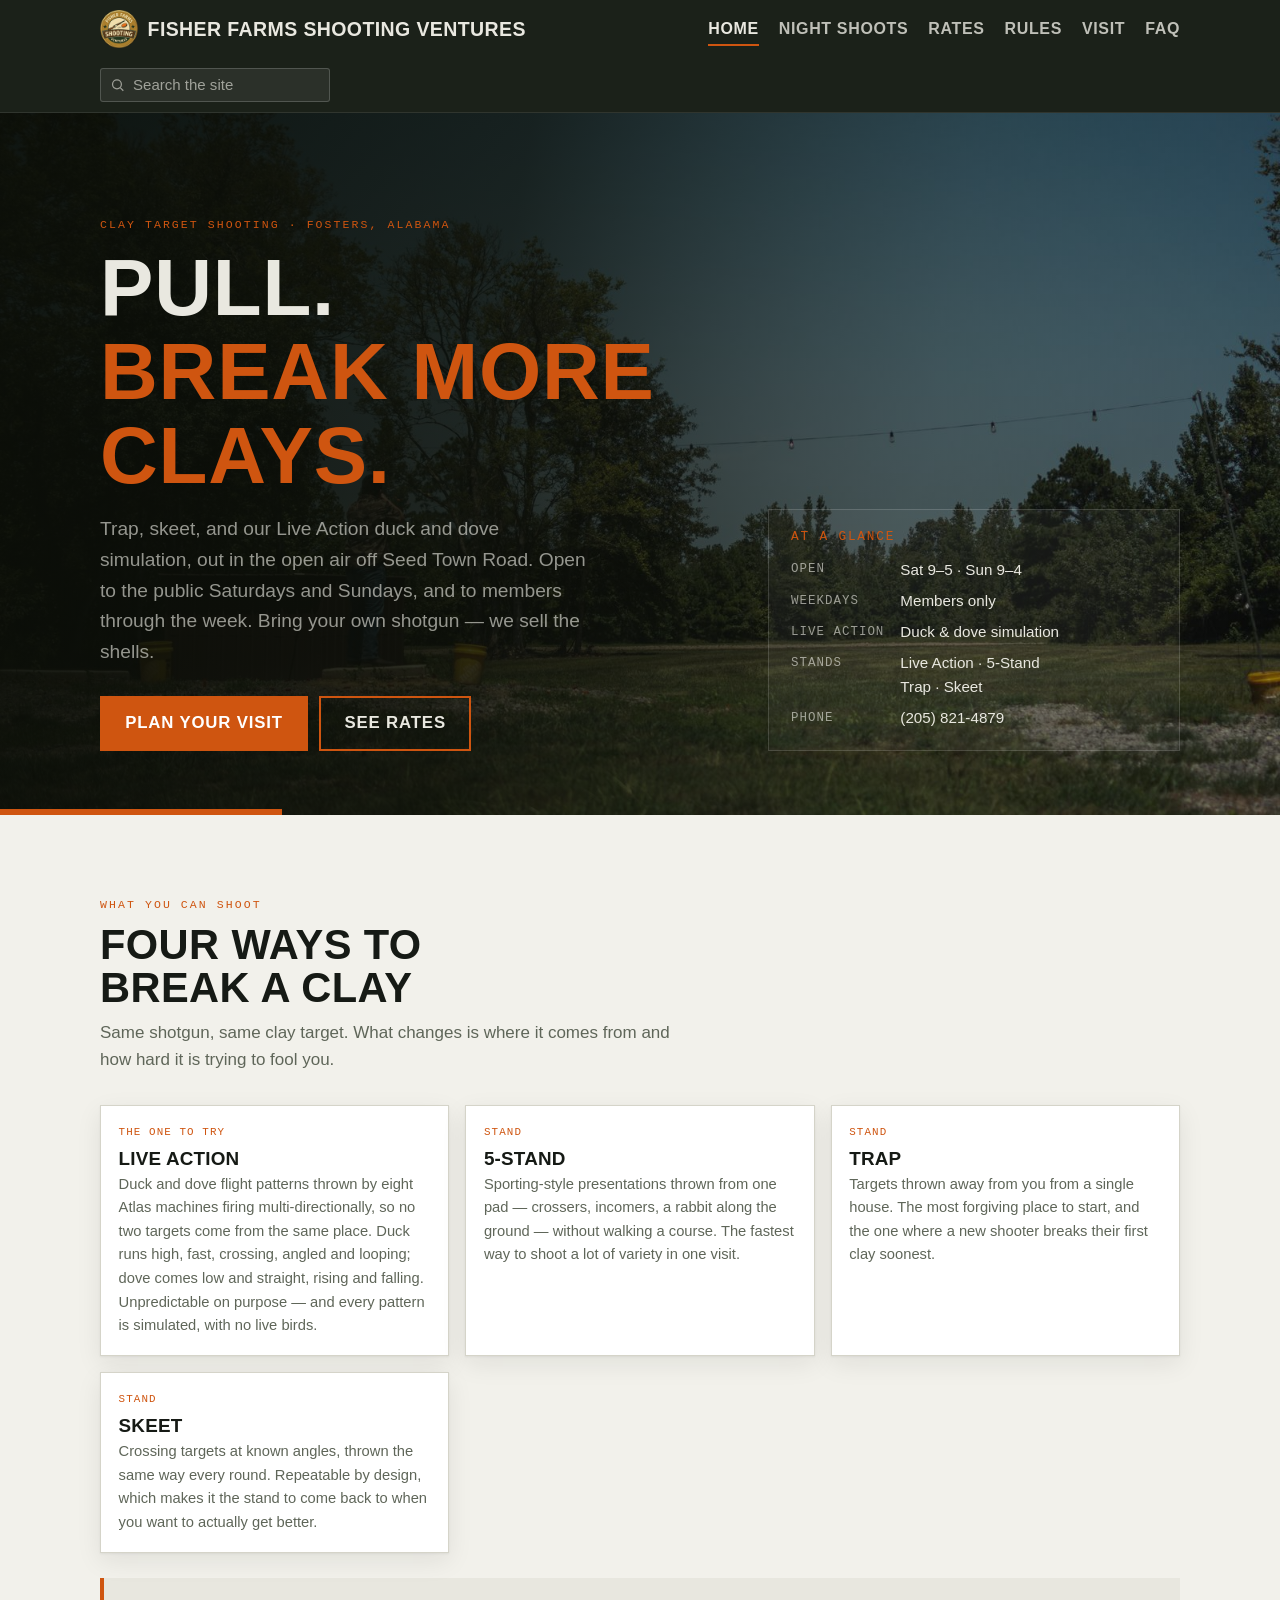
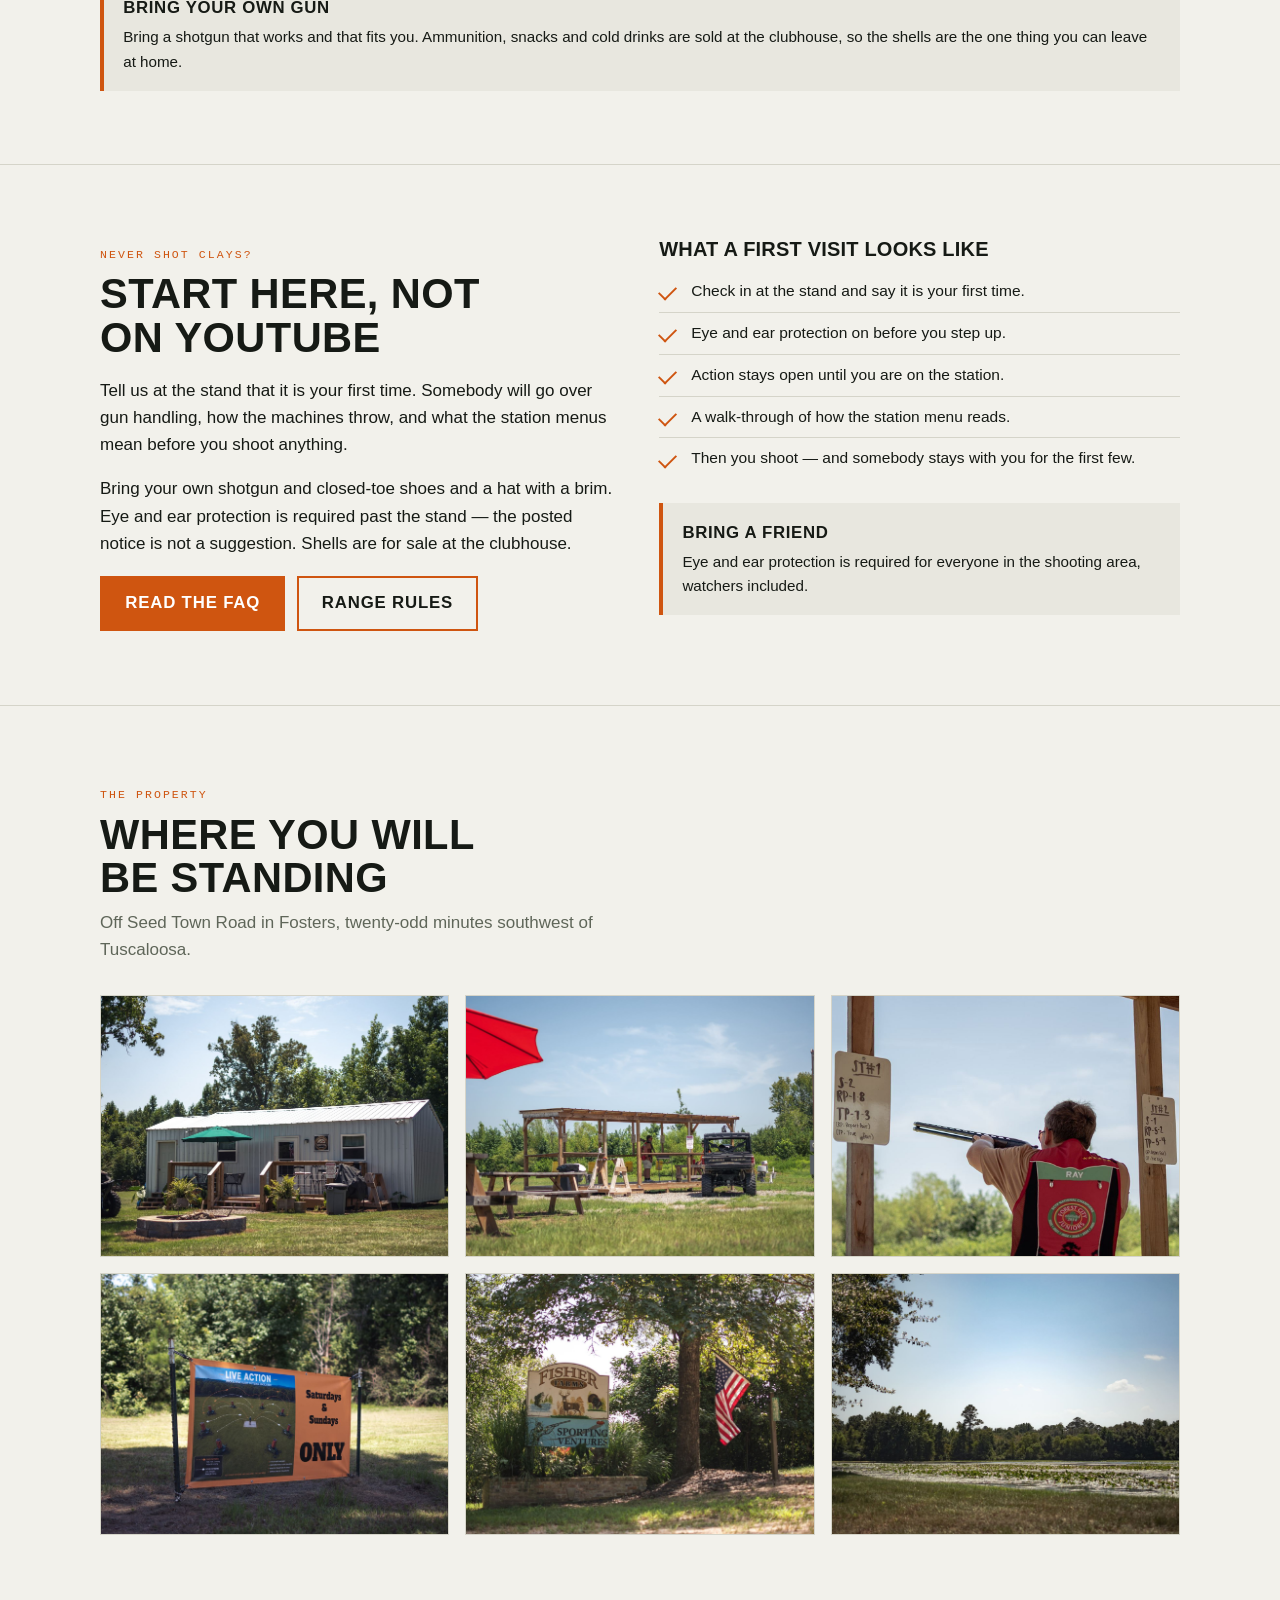
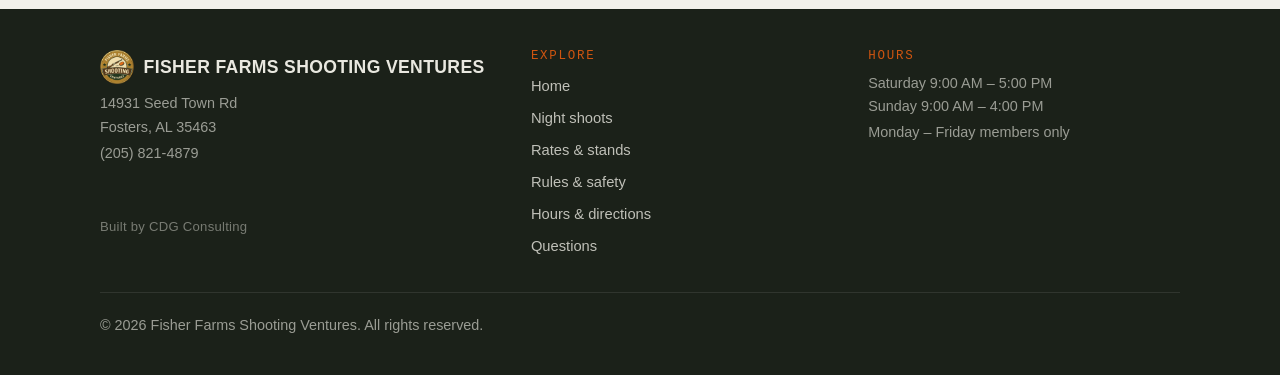
<file: index.html>
<!doctype html>
<html lang="en">
<head>
<meta charset="utf-8">
<meta name="viewport" content="width=device-width, initial-scale=1">
<meta http-equiv="Content-Security-Policy" content="default-src 'self'; img-src 'self' data:; style-src 'self' 'unsafe-inline' https://fonts.googleapis.com; font-src 'self' https://fonts.gstatic.com; script-src 'self'; connect-src 'none'; object-src 'none'; base-uri 'self'; form-action 'none'">
<meta name="referrer" content="strict-origin-when-cross-origin">
<title>Fisher Farms Shooting Ventures — Live Action, 5-Stand, Trap &amp; Skeet</title>
<meta name="description" content="Outdoor clay target shooting in Fosters, Alabama: Live Action duck and dove simulation, 5-stand, trap and skeet. Open to the public Saturdays and Sundays; weekdays for members.">
<link rel="preconnect" href="https://fonts.googleapis.com">
<link rel="preconnect" href="https://fonts.gstatic.com" crossorigin>
<link rel="stylesheet" href="https://fonts.googleapis.com/css2?family=Barlow+Condensed:wght@600;700&family=Barlow:wght@400;500;600&family=IBM+Plex+Mono:wght@400;500&display=swap">
<link rel="stylesheet" href="style.css">
<link rel="icon" href="favicon.ico" sizes="32x32">
<link rel="icon" href="icon.svg" type="image/svg+xml">
<link rel="apple-touch-icon" href="apple-touch-icon.png">
<meta name="theme-color" content="#21351c">

<meta property="og:type" content="website">
<meta property="og:site_name" content="Fisher Farms Shooting Ventures">
<meta property="og:title" content="Fisher Farms Shooting Ventures">
<meta property="og:description" content="Outdoor clay target shooting in Fosters, Alabama. Live Action duck and dove simulation, 5-stand, trap and skeet. Open to the public Saturdays and Sundays; weekdays for members.">
<meta property="og:url" content="https://www.fisherfarmsshootingventures.com/">
<meta property="og:image" content="https://www.fisherfarmsshootingventures.com/images/field-station-shooter.jpg">
<meta property="og:image:width" content="1600">
<meta property="og:image:height" content="1067">
<meta property="og:image:alt" content="A shooter on the stand at Fisher Farms Shooting Ventures under an open sky">
<meta name="twitter:card" content="summary_large_image">
<meta name="twitter:title" content="Fisher Farms Shooting Ventures">
<meta name="twitter:description" content="Outdoor clay target shooting in Fosters, Alabama. Live Action duck and dove simulation, 5-stand, trap and skeet. Open to the public Saturdays and Sundays; weekdays for members.">
<meta name="twitter:image" content="https://www.fisherfarmsshootingventures.com/images/field-station-shooter.jpg">
<link rel="canonical" href="https://www.fisherfarmsshootingventures.com/">
<script type="application/ld+json">
{
  "@context": "https://schema.org",
  "@type": "LocalBusiness",
  "name": "Fisher Farms Shooting Ventures",
  "url": "https://www.fisherfarmsshootingventures.com/",
  "telephone": "+1-205-821-4879",
  "email": "fisherfarmsshootingventures@gmail.com",
  "address": {
    "@type": "PostalAddress",
    "streetAddress": "14931 Seed Town Rd",
    "addressLocality": "Fosters",
    "addressRegion": "AL",
    "postalCode": "35463",
    "addressCountry": "US"
  },
  "openingHoursSpecification": [
    {
      "@type": "OpeningHoursSpecification",
      "dayOfWeek": "Saturday",
      "opens": "09:00",
      "closes": "17:00"
    },
    {
      "@type": "OpeningHoursSpecification",
      "dayOfWeek": "Sunday",
      "opens": "09:00",
      "closes": "16:00"
    }
  ],
  "image": "https://www.fisherfarmsshootingventures.com/images/logo.png",
  "logo": "https://www.fisherfarmsshootingventures.com/images/logo.png",
  "description": "Outdoor clay target shooting in Fosters, Alabama. Live Action duck and dove flight pattern simulation, 5-stand, trap and skeet. Open to the public Saturdays and Sundays; weekdays for members.",
  "priceRange": "$$",
  "areaServed": "Tuscaloosa County, Alabama"
}
</script>
</head>
<body data-page="Home">
<a class="skip" href="#main">Skip to content</a>
<header class="topbar">
  <div class="wrap">
    <a class="brand" href="index.html"><img class="logo" src="images/logo-96.png" alt="" width="96" height="96">Fisher Farms Shooting Ventures</a>
    <nav class="nav" aria-label="Main">
      <a href="index.html" aria-current="page">Home</a>
      <a href="night-shoots.html">Night Shoots</a>
      <a href="rates.html">Rates</a>
      <a href="rules.html">Rules</a>
      <a href="visit.html">Visit</a>
      <a href="faq.html">FAQ</a>
    </nav>
    <div class="search">
      <span class="icon" aria-hidden="true"><svg viewBox="0 0 24 24"><circle cx="11" cy="11" r="7"/><line x1="16.5" y1="16.5" x2="21" y2="21"/></svg></span>
      <input id="site-search" type="search" placeholder="Search the site" autocomplete="off" spellcheck="false"
             role="combobox" aria-expanded="false" aria-controls="search-results" aria-autocomplete="list"
             aria-label="Search this site">
      <div class="results" id="search-results"><ul role="listbox" aria-label="Search results"></ul></div>
    </div>
  </div>
</header>
<main id="main">

<section class="hero" style="border-bottom:0">
  <div class="hero-bg" aria-hidden="true">
    <img src="images/field-station-shooter.jpg" alt="" width="1600" height="1067" fetchpriority="high">
  </div>
  <div class="wrap hero-grid">
    <div>
      <span class="eyebrow">Clay target shooting &middot; Fosters, Alabama</span>
      <h1>Pull.<em>Break more clays.</em></h1>
      <p class="lede">Trap, skeet, and our Live Action duck and dove simulation, out in the open air off Seed Town Road. Open to the public Saturdays and Sundays, and to members through the week. Bring your own shotgun &mdash; we sell the shells.</p>
      <div class="btnrow">
        <a class="btn btn-solid" href="visit.html">Plan your visit</a>
        <a class="btn btn-ghost" href="rates.html">See rates</a>
      </div>
    </div>
    <div class="board">
      <h2>At a glance</h2>
      <dl>
        <dt>Open</dt><dd>Sat 9&ndash;5 &middot; Sun 9&ndash;4</dd>
        <dt>Weekdays</dt><dd>Members only</dd>
        <dt>Live Action</dt><dd>Duck &amp; dove simulation</dd>
        <dt>Stands</dt><dd>Live Action &middot; 5-Stand<br>Trap &middot; Skeet</dd>
        <dt>Phone</dt><dd>(205) 821-4879</dd>
      </dl>
    </div>
  </div>
</section>

<section id="disciplines">
  <div class="wrap">
    <div class="sec-head">
      <span class="eyebrow">What you can shoot</span>
      <h2>Four ways to break a clay</h2>
      <p>Same shotgun, same clay target. What changes is where it comes from and how hard it is trying to fool you.</p>
    </div>
    <div class="tiles" style="grid-template-columns:repeat(auto-fit,minmax(260px,1fr))">
      <div class="tile">
        <span class="tag">The one to try</span>
        <h3>Live Action</h3>
        <p>Duck and dove flight patterns thrown by eight Atlas machines firing multi-directionally, so no two targets come from the same place. Duck runs high, fast, crossing, angled and looping; dove comes low and straight, rising and falling. Unpredictable on purpose &mdash; and every pattern is simulated, with no live birds.</p>
      </div>
      <div class="tile">
        <span class="tag">Stand</span>
        <h3>5-Stand</h3>
        <p>Sporting-style presentations thrown from one pad &mdash; crossers, incomers, a rabbit along the ground &mdash; without walking a course. The fastest way to shoot a lot of variety in one visit.</p>
      </div>
      <div class="tile">
        <span class="tag">Stand</span>
        <h3>Trap</h3>
        <p>Targets thrown away from you from a single house. The most forgiving place to start, and the one where a new shooter breaks their first clay soonest.</p>
      </div>
      <div class="tile">
        <span class="tag">Stand</span>
        <h3>Skeet</h3>
        <p>Crossing targets at known angles, thrown the same way every round. Repeatable by design, which makes it the stand to come back to when you want to actually get better.</p>
      </div>
    </div>
    <div class="callout" style="margin-top:1.6rem">
      <strong>Bring your own gun</strong>
      <p>Bring a shotgun that works and that fits you. Ammunition, snacks and cold drinks are sold at the clubhouse, so the shells are the one thing you can leave at home.</p>
    </div>
  </div>
</section>

<section id="first-time">
  <div class="wrap grid-even">
    <div>
      <span class="eyebrow">Never shot clays?</span>
      <h2 style="font-size:clamp(1.8rem,3.8vw,2.6rem);margin:.4rem 0 .8rem">Start here, not on YouTube</h2>
      <p>Tell us at the stand that it is your first time. Somebody will go over gun handling, how the machines throw, and what the station menus mean before you shoot anything.</p>
      <p>Bring your own shotgun and closed-toe shoes and a hat with a brim. Eye and ear protection is required past the stand &mdash; the posted notice is not a suggestion. Shells are for sale at the clubhouse.</p>
      
      <div class="btnrow" style="margin-top:1.2rem">
        <a class="btn btn-solid" href="faq.html">Read the FAQ</a>
        <a class="btn btn-ghost" href="rules.html">Range rules</a>
      </div>
    </div>
    <div>
      <h3 style="font-size:1.25rem;margin-bottom:.7rem">What a first visit looks like</h3>
      <ul class="checklist">
        <li>Check in at the stand and say it is your first time.</li>
        <li>Eye and ear protection on before you step up.</li>
        <li>Action stays open until you are on the station.</li>
        <li>A walk-through of how the station menu reads.</li>
        <li>Then you shoot &mdash; and somebody stays with you for the first few.</li>
      </ul>
      <div class="callout">
        <strong>Bring a friend</strong>
        <p>Eye and ear protection is required for everyone in the shooting area, watchers included.</p>
      </div>
    </div>
  </div>
</section>

<section id="photos">
  <div class="wrap">
    <div class="sec-head">
      <span class="eyebrow">The property</span>
      <h2>Where you will be standing</h2>
      <p>Off Seed Town Road in Fosters, twenty-odd minutes southwest of Tuscaloosa.</p>
    </div>
    <div class="photos">
      <figure>
        <img src="images/clubhouse.jpg" alt="The clubhouse at Fisher Farms Shooting Ventures, a white metal building with a covered deck, green umbrella, seating and a fire pit out front" width="1600" height="1066" loading="lazy">
      </figure>
      <figure>
        <img src="images/covered-stand.jpg" alt="The covered shooting stand seen across the grass, with picnic tables and a red umbrella in the foreground and a utility vehicle parked alongside" width="1600" height="1067" loading="lazy">
      </figure>
      <figure>
        <img src="images/station-one-shooter.jpg" alt="A shooter in a red vest mounted on a shotgun at station one, with the station menu sign posted on the timber beside him" width="1066" height="1600" loading="lazy">
      </figure>
      <figure>
        <img src="images/live-action-banner.jpg" alt="An orange banner at the edge of the field reading Live Action, duck and dove flight patterns simulation, Saturdays and Sundays only" width="1600" height="1067" loading="lazy">
      </figure>
      <figure>
        <img src="images/entrance-sign.jpg" alt="The Fisher Farms Sporting Ventures sign at the road, painted with a fish, a deer and a turkey above a shotgun and clay panel, with an American flag beside it" width="1600" height="1066" loading="lazy">
      </figure>
      <figure>
        <img src="images/pond-treeline.jpg" alt="A lily-covered pond backed by a dense green treeline under an open blue sky" width="1600" height="1067" loading="lazy">
      </figure>
    </div>
  </div>
</section>

</main>

<footer class="site">
  <div class="wrap">
    <div>
      <div class="brand"><img class="logo" src="images/logo-96.png" alt="Fisher Farms Shooting Ventures logo" width="96" height="96">Fisher Farms Shooting Ventures</div>
      <p>14931 Seed Town Rd<br>Fosters, AL 35463</p>
      <p>(205) 821-4879</p>
      <p class="credit">Built by CDG Consulting</p>
    </div>
    <div>
      <h2>Explore</h2>
      <ul>
        <li><a href="index.html">Home</a></li>
        <li><a href="night-shoots.html">Night shoots</a></li>
        <li><a href="rates.html">Rates &amp; stands</a></li>
        <li><a href="rules.html">Rules &amp; safety</a></li>
        <li><a href="visit.html">Hours &amp; directions</a></li>
        <li><a href="faq.html">Questions</a></li>
      </ul>
    </div>
    <div>
      <h2>Hours</h2>
      <p>Saturday 9:00 AM &ndash; 5:00 PM<br>Sunday 9:00 AM &ndash; 4:00 PM</p>
      <p>Monday &ndash; Friday members only</p>
    </div>
  </div>
  <div class="wrap colophon">
    <p>&copy; 2026 Fisher Farms Shooting Ventures. All rights reserved.</p>
  </div>
</footer>

<script src="search-data.js"></script>
<script src="search.js"></script>
</body>
</html>
</file>
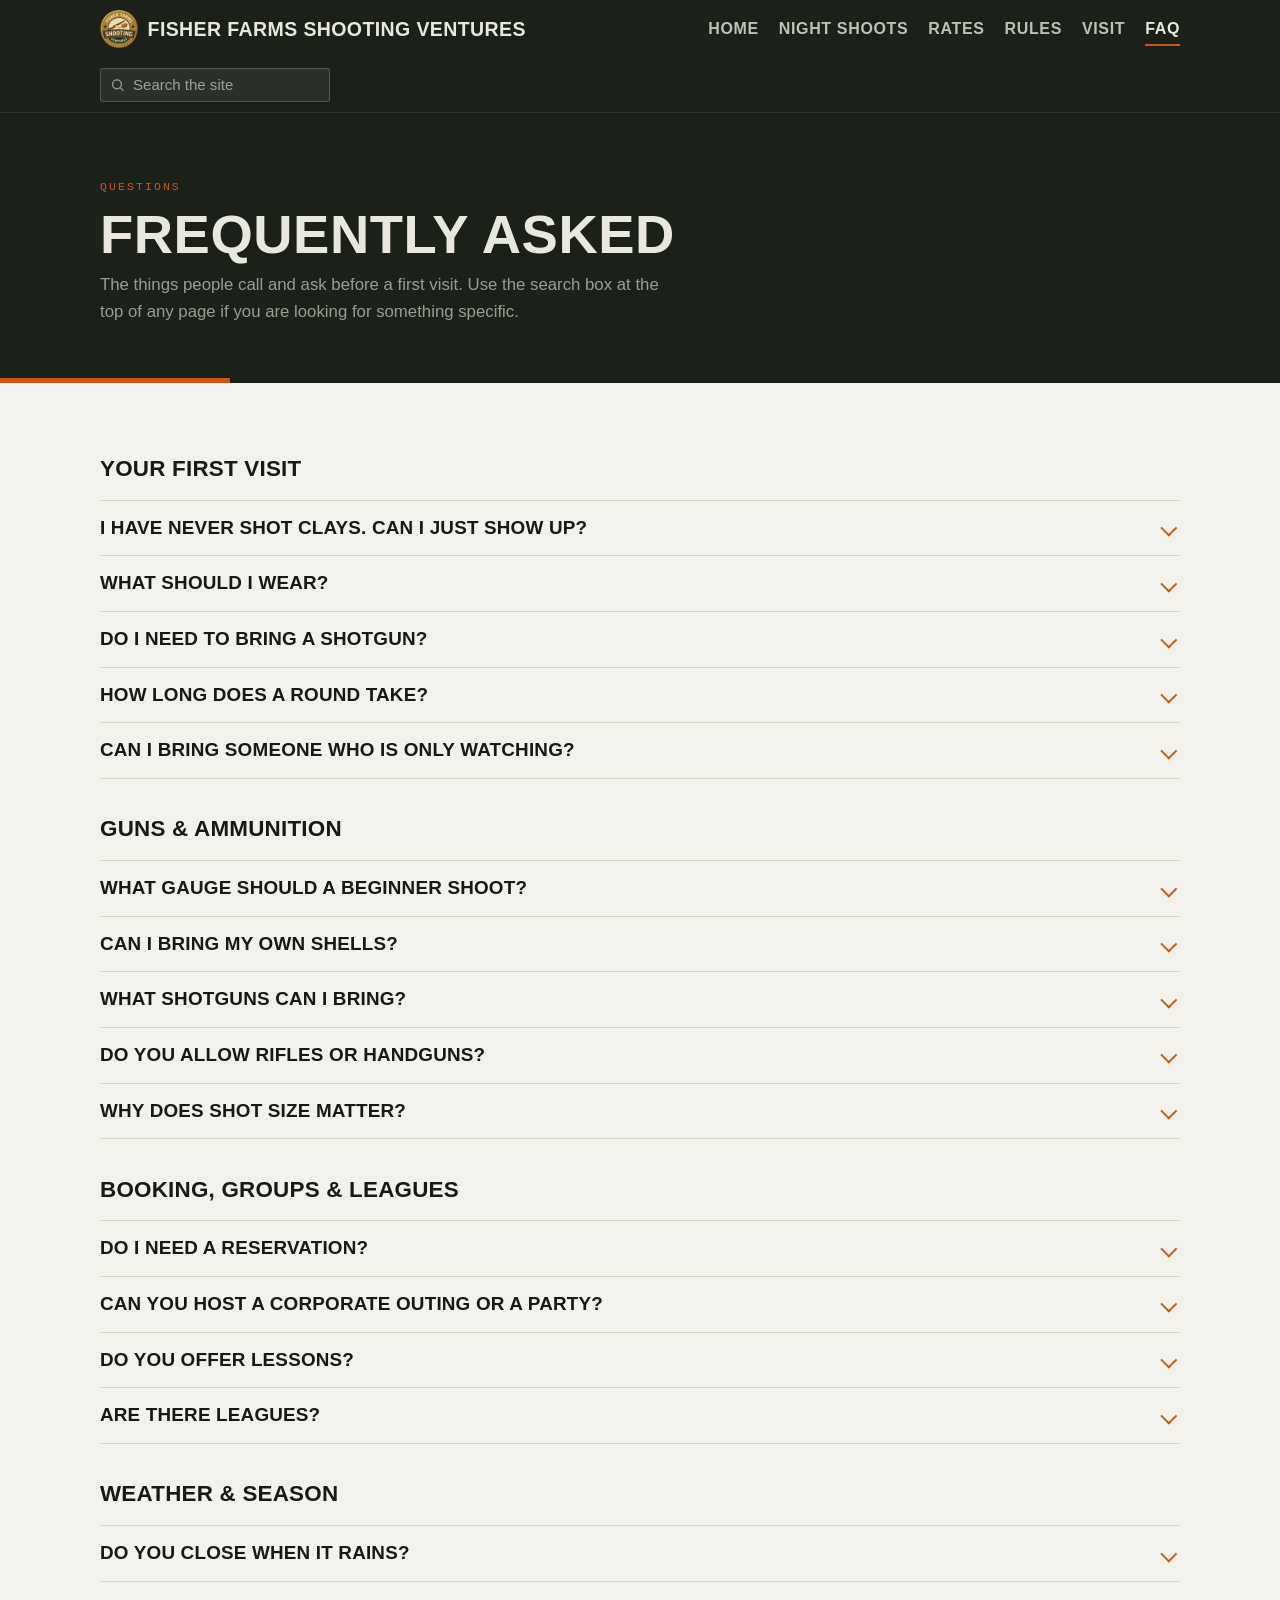
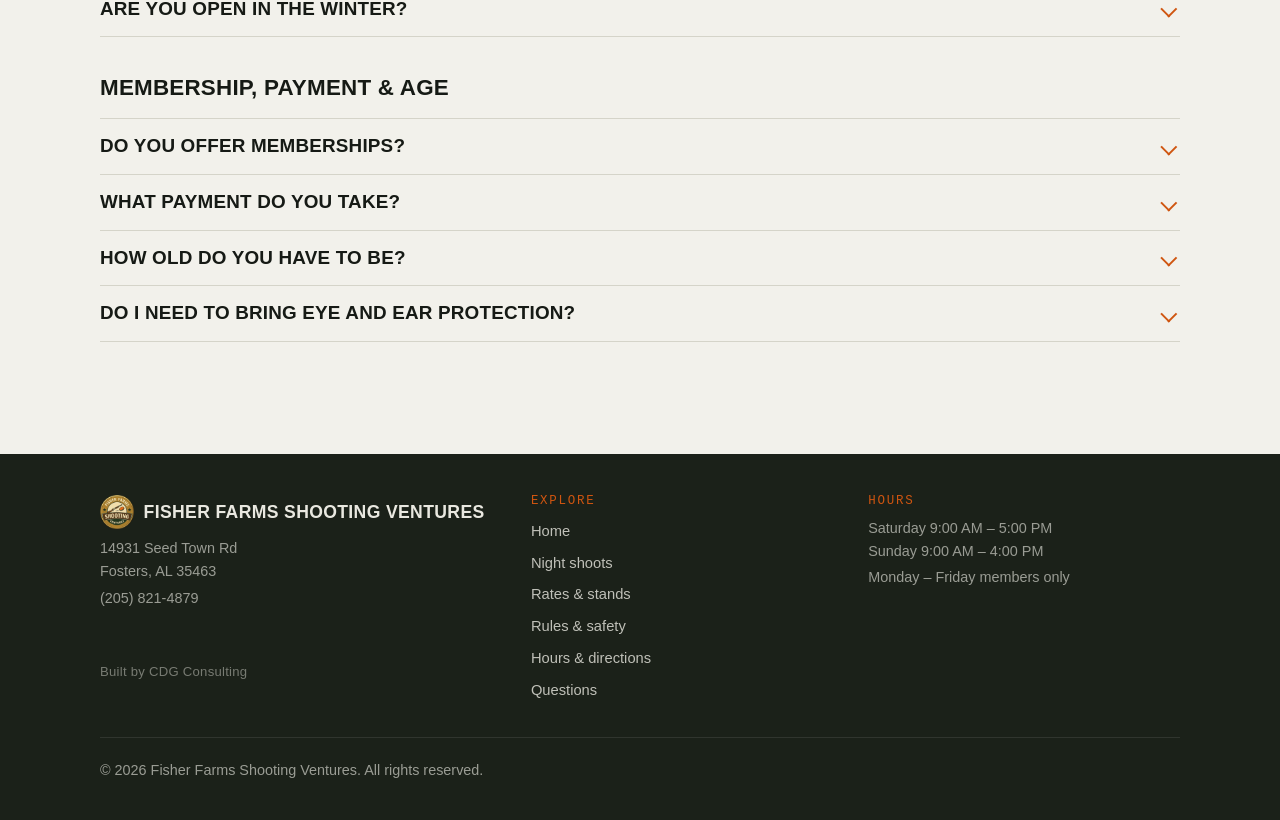
<file: faq.html>
<!doctype html>
<html lang="en">
<head>
<meta charset="utf-8">
<meta name="viewport" content="width=device-width, initial-scale=1">
<meta http-equiv="Content-Security-Policy" content="default-src 'self'; img-src 'self' data:; style-src 'self' 'unsafe-inline' https://fonts.googleapis.com; font-src 'self' https://fonts.gstatic.com; script-src 'self'; connect-src 'none'; object-src 'none'; base-uri 'self'; form-action 'none'">
<meta name="referrer" content="strict-origin-when-cross-origin">
<title>Frequently Asked Questions — Fisher Farms Shooting Ventures</title>
<meta name="description" content="Answers about first visits, gauges and shells, booking, weather, membership and minimum age at Fisher Farms Shooting Ventures.">
<link rel="preconnect" href="https://fonts.googleapis.com">
<link rel="preconnect" href="https://fonts.gstatic.com" crossorigin>
<link rel="stylesheet" href="https://fonts.googleapis.com/css2?family=Barlow+Condensed:wght@600;700&family=Barlow:wght@400;500;600&family=IBM+Plex+Mono:wght@400;500&display=swap">
<link rel="stylesheet" href="style.css">
<link rel="icon" href="favicon.ico" sizes="32x32">
<link rel="icon" href="icon.svg" type="image/svg+xml">
<link rel="apple-touch-icon" href="apple-touch-icon.png">
<meta name="theme-color" content="#21351c">

<meta property="og:type" content="website">
<meta property="og:site_name" content="Fisher Farms Shooting Ventures">
<meta property="og:title" content="Questions — Fisher Farms Shooting Ventures">
<meta property="og:description" content="First visits, shotguns and shells, booking a group, weather, and what to bring to Fisher Farms Shooting Ventures.">
<meta property="og:url" content="https://www.fisherfarmsshootingventures.com/faq.html">
<meta property="og:image" content="https://www.fisherfarmsshootingventures.com/images/field-station-shooter.jpg">
<meta property="og:image:width" content="1600">
<meta property="og:image:height" content="1067">
<meta property="og:image:alt" content="A shooter on the stand at Fisher Farms Shooting Ventures under an open sky">
<meta name="twitter:card" content="summary_large_image">
<meta name="twitter:title" content="Questions — Fisher Farms Shooting Ventures">
<meta name="twitter:description" content="First visits, shotguns and shells, booking a group, weather, and what to bring to Fisher Farms Shooting Ventures.">
<meta name="twitter:image" content="https://www.fisherfarmsshootingventures.com/images/field-station-shooter.jpg">
<link rel="canonical" href="https://www.fisherfarmsshootingventures.com/faq.html">
</head>
<body data-page="FAQ">
<a class="skip" href="#main">Skip to content</a>
<header class="topbar">
  <div class="wrap">
    <a class="brand" href="index.html"><img class="logo" src="images/logo-96.png" alt="" width="96" height="96">Fisher Farms Shooting Ventures</a>
    <nav class="nav" aria-label="Main">
      <a href="index.html">Home</a>
      <a href="night-shoots.html">Night Shoots</a>
      <a href="rates.html">Rates</a>
      <a href="rules.html">Rules</a>
      <a href="visit.html">Visit</a>
      <a href="faq.html" aria-current="page">FAQ</a>
    </nav>
    <div class="search">
      <span class="icon" aria-hidden="true"><svg viewBox="0 0 24 24"><circle cx="11" cy="11" r="7"/><line x1="16.5" y1="16.5" x2="21" y2="21"/></svg></span>
      <input id="site-search" type="search" placeholder="Search the site" autocomplete="off" spellcheck="false"
             role="combobox" aria-expanded="false" aria-controls="search-results" aria-autocomplete="list"
             aria-label="Search this site">
      <div class="results" id="search-results"><ul role="listbox" aria-label="Search results"></ul></div>
    </div>
  </div>
</header>
<main id="main">

<section class="page-hero" style="border-bottom:0">
  <div class="wrap">
    <span class="eyebrow">Questions</span>
    <h1>Frequently asked</h1>
    <p>The things people call and ask before a first visit. Use the search box at the top of any page if you are looking for something specific.</p>
  </div>
</section>

<section id="faq-first">
  <div class="wrap">
    <div class="faq-group">
      <h2>Your first visit</h2>
      <div class="faq">
      <details id="faq-never-shot">
        <summary>I have never shot clays. Can I just show up?</summary>
        <div class="answer"><p>Yes. Come on a Saturday or Sunday &mdash; those are our public days &mdash; check in at the clubhouse and say it is your first time. Somebody will go over gun handling and how the stand works before you shoot anything.</p><p>Bring your own shotgun. Trap is the gentlest place to start.</p></div>
      </details>
      <details id="faq-what-to-wear">
        <summary>What should I wear?</summary>
        <div class="answer"><p>Closed-toe shoes and a hat with a brim. The ground is uneven and often wet, and falling chips of clay are harmless but startling. A vest or a jacket with deep pockets makes carrying shells much easier.</p></div>
      </details>
      <details id="faq-own-gun">
        <summary>Do I need to bring a shotgun?</summary>
        <div class="answer"><p>Yes &mdash; bring your own. Any shotgun in safe working order, in any common gauge. Ammunition is sold at the clubhouse, so shells are the one thing you can turn up without.</p></div>
      </details>
      <details id="faq-how-long">
        <summary>How long does a round take?</summary>
        <div class="answer"><p>A round of twenty-five at trap, skeet or 5-stand takes twenty to thirty minutes. Live Action runs longer because you will want to go again.</div>
      </details>
      <details id="faq-spectators">
        <summary>Can I bring someone who is only watching?</summary>
        <div class="answer"><p>Yes. Eye and ear protection is required for everyone in the shooting area, spectators included, so bring a spare set. Watchers stay behind the stand.</p></div>
      </details>
      </div>
    </div>

    <div class="faq-group" id="faq-guns">
      <h2>Guns &amp; ammunition</h2>
      <div class="faq">
      <details id="faq-gauge">
        <summary>What gauge should a beginner shoot?</summary>
        <div class="answer"><p>A 20 gauge is lighter and kicks less, which matters over a long morning. A 12 gauge is the most common and gives the widest choice of shells. If you are recoil-shy or small-framed, try a 20 before you commit to a morning behind a 12.</p></div>
      </details>
      <details id="faq-own-shells">
        <summary>Can I bring my own shells?</summary>
        <div class="answer"><p>Yes, within the ammunition rules: target loads only, no slugs, no buckshot, no magnum field loads.Ammunition is also sold at the clubhouse if you would rather not haul your own.</p></div>
      </details>
      <details id="faq-semi-auto">
        <summary>What shotguns can I bring?</summary>
        <div class="answer"><p>Any shotgun in safe working order &mdash; over/under, semi-auto, pump, side-by-side. The two-shell maximum applies to everyone regardless of what the magazine holds.</p></div>
      </details>
      <details id="faq-rifles">
        <summary>Do you allow rifles or handguns?</summary>
        <div class="answer"><p>No. This is a clay target range: shotguns only, on every stand.</p></div>
      </details>
      <details id="faq-shot-size">
        <summary>Why does shot size matter?</summary>
        <div class="answer"><p>Shot larger than a target load carries further than a range's safety fall zones are designed for. It is the most common reason a shooter gets stopped on a clay range, and it is nothing personal.</div>
      </details>
      </div>
    </div>

    <div class="faq-group" id="faq-booking">
      <h2>Booking, groups &amp; leagues</h2>
      <div class="faq">
      <details id="faq-reservation">
        <summary>Do I need a reservation?</summary>
        <div class="answer"><p>Not for a normal visit &mdash; walk on and shoot. Call ahead if you are bringing a group, so the stands and machines are ready for you. Saturday and Sunday are the public days, so weekend mornings are the busy stretch.</p></div>
      </details>
      <details id="faq-corporate">
        <summary>Can you host a corporate outing or a party?</summary>
        <div class="answer"><p>Yes &mdash; corporate outings, fundraisers, bachelor and bachelorette parties, birthdays. We staff the stations, run scoring, and can put an instructor with each squad so nobody stands around confused. Group pricing depends on head count and target volume; call the clubhouse. Deposit and final head count are due seven days out.</p></div>
      </details>
      <details id="faq-lessons">
        <summary>Do you offer lessons?</summary>
        <div class="answer"><p>Ask at the clubhouse or call (205) 821-4879.</p></div>
      </details>
      <details id="faq-leagues">
        <summary>Are there leagues?</summary>
        <div class="answer"><p>Call or ask at the desk about current leagues and how to get on the list.</p></div>
      </details>
      </div>
    </div>

    <div class="faq-group" id="faq-weather">
      <h2>Weather &amp; season</h2>
      <div class="faq">
      <details id="faq-rain">
        <summary>Do you close when it rains?</summary>
        <div class="answer"><p>No. We shoot in rain, wind and cold. Lightning closes the fields until thirty minutes after the last strike, and high wind can shut individual stations on the course. If the sky looks unsettled, call before you drive out.</p></div>
      </details>
      <details id="faq-winter">
        <summary>Are you open in the winter?</summary>
        <div class="answer"><p>Yes. We keep the same hours year round &mdash; Saturday 9:00 AM to 5:00 PM and Sunday 9:00 AM to 4:00 PM, with the week reserved for members. Dress for it and bring gloves; cold does not bother a clay target one bit.</p></div>
      </details>
      </div>
    </div>

    <div class="faq-group" id="faq-money">
      <h2>Membership, payment &amp; age</h2>
      <div class="faq">
      <details id="faq-membership-worth">
        <summary>Do you offer memberships?</summary>
        <div class="answer"><p>Yes. Members can shoot Monday through Friday, when the range is closed to the public.Call the clubhouse on (205) 821-4879 for pricing and how to join.</p></div>
      </details>
      <details id="faq-payment">
        <summary>What payment do you take?</summary>
        <div class="answer"><p>Cash and card are both fine. Pay at the clubhouse before you head out to a stand.</p></div>
      </details>
      <details id="faq-age">
        <summary>How old do you have to be?</summary>
        <div class="answer"><p>Shooters under 18 must be accompanied by a parent or guardian, who stays on the stand with them. Whether a particular young shooter is ready has more to do with size and attention than birthdays &mdash; ask at the clubhouse if you are not sure.</p></div>
      </details>
      <details id="faq-eye-ear">
        <summary>Do I need to bring eye and ear protection?</summary>
        <div class="answer"><p>Bring your own. Eye and ear protection is required for everyone in the shooting area, including anyone just watching.</p></div>
      </details>
      </div>
    </div>
  </div>
</section>
</main>

<footer class="site">
  <div class="wrap">
    <div>
      <div class="brand"><img class="logo" src="images/logo-96.png" alt="Fisher Farms Shooting Ventures logo" width="96" height="96">Fisher Farms Shooting Ventures</div>
      <p>14931 Seed Town Rd<br>Fosters, AL 35463</p>
      <p>(205) 821-4879</p>
      <p class="credit">Built by CDG Consulting</p>
    </div>
    <div>
      <h2>Explore</h2>
      <ul>
        <li><a href="index.html">Home</a></li>
        <li><a href="night-shoots.html">Night shoots</a></li>
        <li><a href="rates.html">Rates &amp; stands</a></li>
        <li><a href="rules.html">Rules &amp; safety</a></li>
        <li><a href="visit.html">Hours &amp; directions</a></li>
        <li><a href="faq.html">Questions</a></li>
      </ul>
    </div>
    <div>
      <h2>Hours</h2>
      <p>Saturday 9:00 AM &ndash; 5:00 PM<br>Sunday 9:00 AM &ndash; 4:00 PM</p>
      <p>Monday &ndash; Friday members only</p>
    </div>
  </div>
  <div class="wrap colophon">
    <p>&copy; 2026 Fisher Farms Shooting Ventures. All rights reserved.</p>
  </div>
</footer>

<script src="search-data.js"></script>
<script src="search.js"></script>

<script src="faq.js"></script>
</body>
</html>
</file>
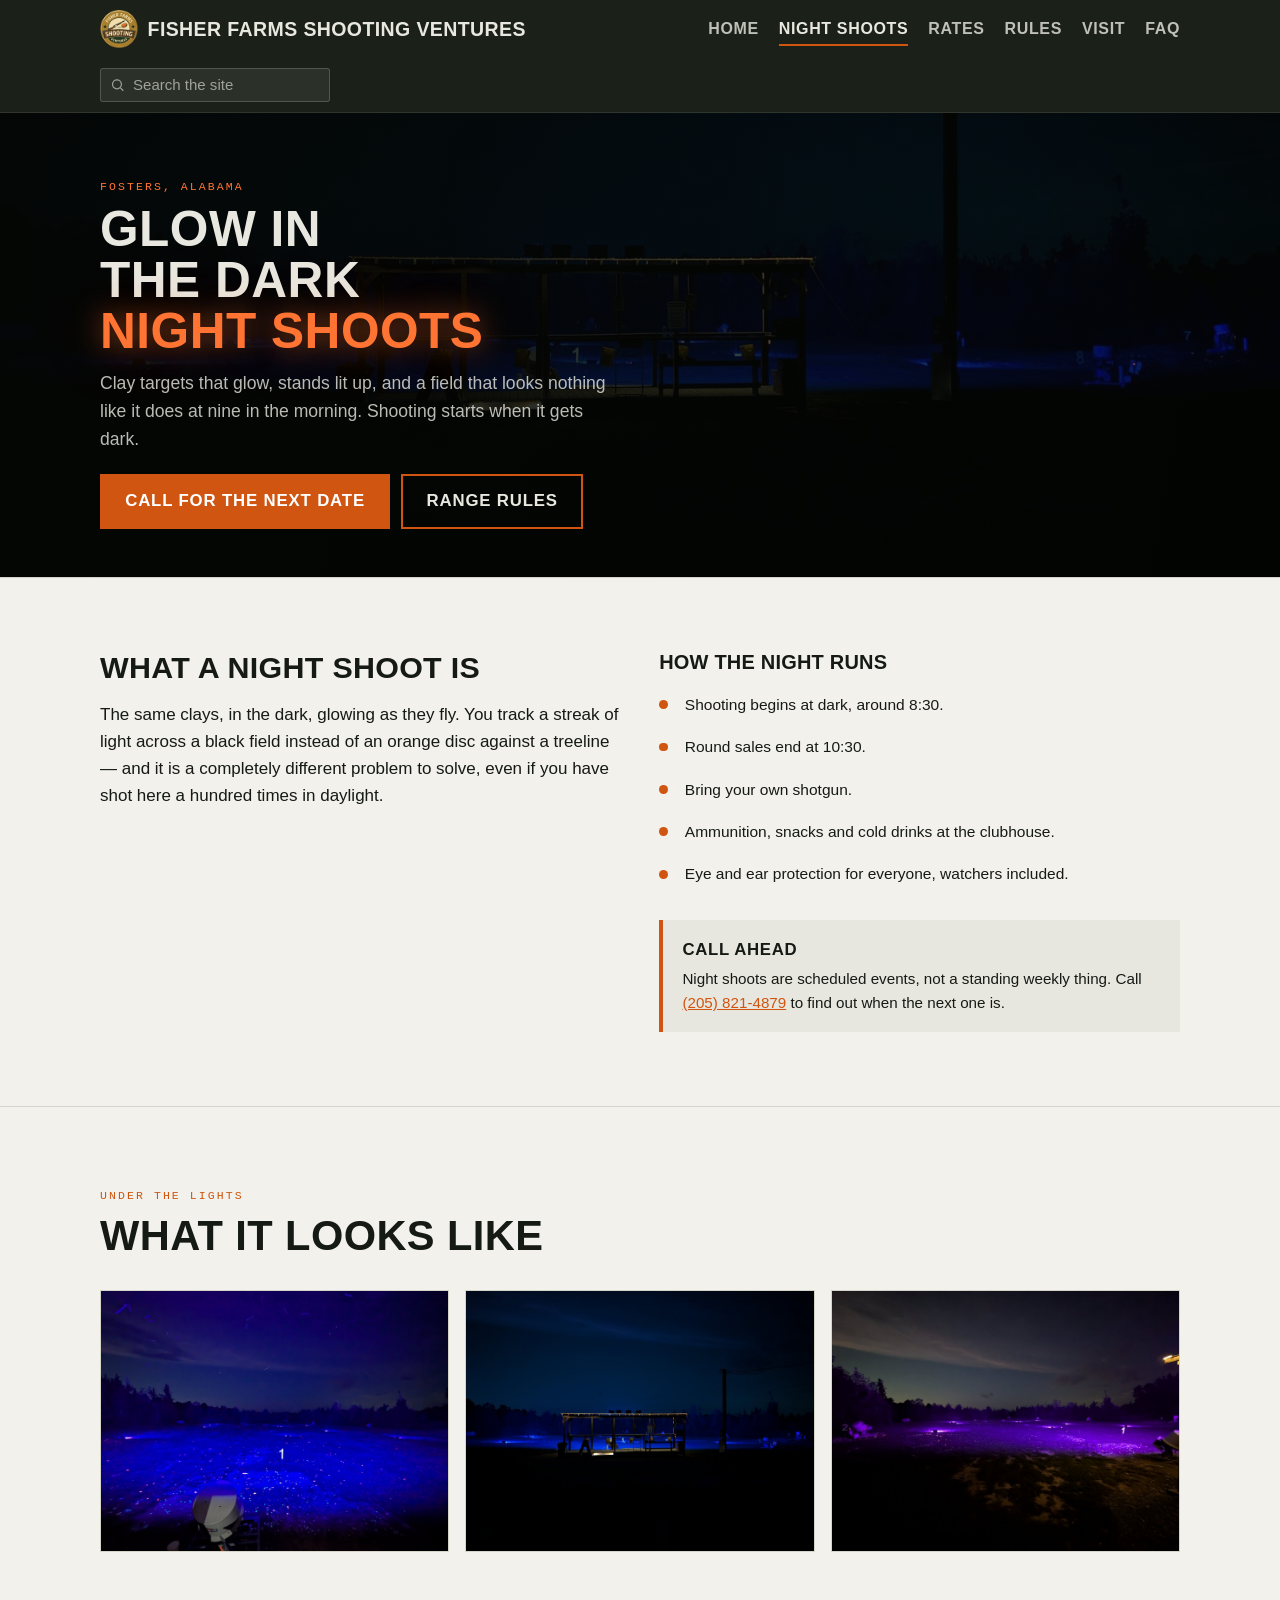
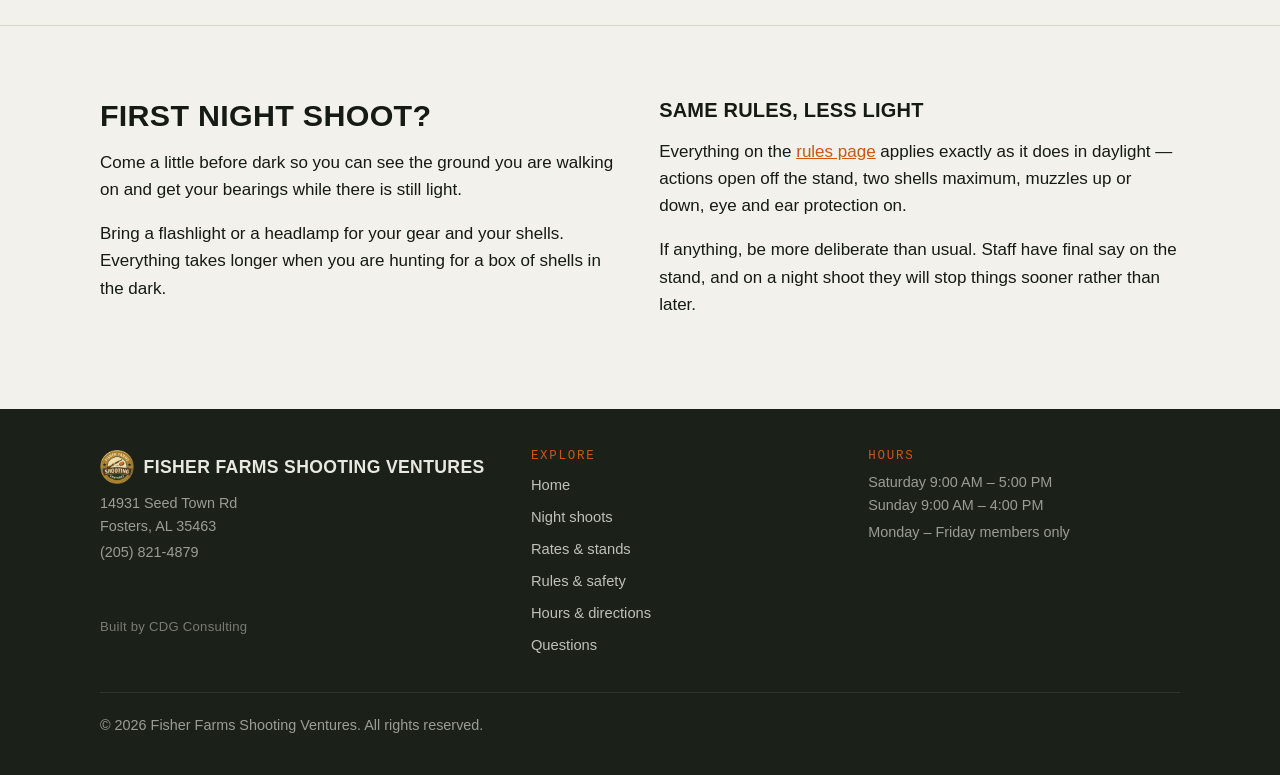
<file: night-shoots.html>
<!doctype html>
<html lang="en">
<head>
<meta charset="utf-8">
<meta name="viewport" content="width=device-width, initial-scale=1">
<meta http-equiv="Content-Security-Policy" content="default-src 'self'; img-src 'self' data:; style-src 'self' 'unsafe-inline' https://fonts.googleapis.com; font-src 'self' https://fonts.gstatic.com; script-src 'self'; connect-src 'none'; object-src 'none'; base-uri 'self'; form-action 'none'">
<meta name="referrer" content="strict-origin-when-cross-origin">
<title>Glow-in-the-Dark Night Shoots — Fisher Farms Shooting Ventures</title>
<meta name="description" content="Glow-in-the-dark night shoots at Fisher Farms Shooting Ventures in Fosters, Alabama. Targets that glow, the field lit up, shooting from dark until round sales close.">
<link rel="preconnect" href="https://fonts.googleapis.com">
<link rel="preconnect" href="https://fonts.gstatic.com" crossorigin>
<link rel="stylesheet" href="https://fonts.googleapis.com/css2?family=Barlow+Condensed:wght@600;700&family=Barlow:wght@400;500;600&family=IBM+Plex+Mono:wght@400;500&display=swap">
<link rel="stylesheet" href="style.css">
<link rel="icon" href="favicon.ico" sizes="32x32">
<link rel="icon" href="icon.svg" type="image/svg+xml">
<link rel="apple-touch-icon" href="apple-touch-icon.png">
<meta name="theme-color" content="#21351c">

<meta property="og:type" content="website">
<meta property="og:site_name" content="Fisher Farms Shooting Ventures">
<meta property="og:title" content="Hours, Location & Contact — Fisher Farms Shooting Ventures">
<meta property="og:description" content="Glowing clay targets after dark, stands lit up, shooting from around 8:30. Fosters, Alabama.">
<meta property="og:url" content="https://www.fisherfarmsshootingventures.com/night-shoots.html">
<meta property="og:image" content="https://www.fisherfarmsshootingventures.com/images/field-station-shooter.jpg">
<meta property="og:image:width" content="1600">
<meta property="og:image:height" content="1067">
<meta property="og:image:alt" content="A shooter on the stand at Fisher Farms Shooting Ventures under an open sky">
<meta name="twitter:card" content="summary_large_image">
<meta name="twitter:title" content="Hours, Location & Contact — Fisher Farms Shooting Ventures">
<meta name="twitter:description" content="Glowing clay targets after dark, stands lit up, shooting from around 8:30. Fosters, Alabama.">
<meta name="twitter:image" content="https://www.fisherfarmsshootingventures.com/images/field-station-shooter.jpg">
<link rel="canonical" href="https://www.fisherfarmsshootingventures.com/night-shoots.html">
</head>
<body data-page="Night Shoots">
<a class="skip" href="#main">Skip to content</a>
<header class="topbar">
  <div class="wrap">
    <a class="brand" href="index.html"><img class="logo" src="images/logo-96.png" alt="" width="96" height="96">Fisher Farms Shooting Ventures</a>
    <nav class="nav" aria-label="Main">
      <a href="index.html">Home</a>
      <a href="night-shoots.html" aria-current="page">Night Shoots</a>
      <a href="rates.html">Rates</a>
      <a href="rules.html">Rules</a>
      <a href="visit.html">Visit</a>
      <a href="faq.html">FAQ</a>
    </nav>
    <div class="search">
      <span class="icon" aria-hidden="true"><svg viewBox="0 0 24 24"><circle cx="11" cy="11" r="7"/><line x1="16.5" y1="16.5" x2="21" y2="21"/></svg></span>
      <input id="site-search" type="search" placeholder="Search the site" autocomplete="off" spellcheck="false"
             role="combobox" aria-expanded="false" aria-controls="search-results" aria-autocomplete="list"
             aria-label="Search this site">
      <div class="results" id="search-results"><ul role="listbox" aria-label="Search results"></ul></div>
    </div>
  </div>
</header>
<main id="main">

<section class="night-hero">
  <div class="night-bg" aria-hidden="true">
    <img src="images/night-stand.jpg" alt="" width="1600" height="1205" fetchpriority="high">
  </div>
  <div class="wrap">
    <span class="eyebrow">Fosters, Alabama</span>
    <h1>Glow in the dark<em>night shoots</em></h1>
    <p>Clay targets that glow, stands lit up, and a field that looks nothing like it does at nine in the morning. Shooting starts when it gets dark.</p>
    <div class="btnrow">
      <a class="btn btn-solid" href="tel:+12058214879">Call for the next date</a>
      <a class="btn btn-ghost" href="rules.html">Range rules</a>
    </div>
  </div>
</section>

<section id="what">
  <div class="wrap grid-even">
    <div>
      <h2 style="font-size:1.9rem;margin-bottom:.7rem">What a night shoot is</h2>
      <p>The same clays, in the dark, glowing as they fly. You track a streak of light across a black field instead of an orange disc against a treeline &mdash; and it is a completely different problem to solve, even if you have shot here a hundred times in daylight.</p>
    </div>
    <div>
      <h3 style="font-size:1.25rem;margin-bottom:.7rem">How the night runs</h3>
      <ul class="houserules">
        <li>Shooting begins at dark, around 8:30.</li>
        <li>Round sales end at 10:30.</li>
        <li>Bring your own shotgun.</li>
        <li>Ammunition, snacks and cold drinks at the clubhouse.</li>
        <li>Eye and ear protection for everyone, watchers included.</li>
      </ul>
      <div class="callout">
        <strong>Call ahead</strong>
        <p>Night shoots are scheduled events, not a standing weekly thing. Call <a href="tel:+12058214879" style="color:var(--accent)">(205) 821-4879</a> to find out when the next one is.</p>
      </div>
    </div>
  </div>
</section>

<section id="photos-night">
  <div class="wrap">
    <div class="sec-head">
      <span class="eyebrow">Under the lights</span>
      <h2>What it looks like</h2>
    </div>
    <div class="photos">
      <figure>
        <img src="images/night-field-glow.jpg" alt="The field under blacklight, the ground and scattered clay fragments glowing blue, with a thrower in the foreground and broken pieces streaking across the twilight sky" width="1600" height="1205" loading="lazy">
      </figure>
      <figure>
        <img src="images/night-stand.jpg" alt="The covered stand in silhouette with string lights along its roof, the field beyond lit deep blue" width="1600" height="1205" loading="lazy">
      </figure>
      <figure>
        <img src="images/night-field-purple.jpg" alt="Stations one and two at dusk with the field washed in violet light and the treeline dark behind" width="1600" height="1205" loading="lazy">
      </figure>
    </div>
  </div>
</section>

<section id="night-tips">
  <div class="wrap grid-even">
    <div>
      <h2 style="font-size:1.9rem;margin-bottom:.6rem">First night shoot?</h2>
      <p>Come a little before dark so you can see the ground you are walking on and get your bearings while there is still light.</p>
      <p>Bring a flashlight or a headlamp for your gear and your shells. Everything takes longer when you are hunting for a box of shells in the dark.</p>
    </div>
    <div>
      <h3 style="font-size:1.25rem;margin-bottom:.7rem">Same rules, less light</h3>
      <p>Everything on the <a href="rules.html" style="color:var(--accent)">rules page</a> applies exactly as it does in daylight &mdash; actions open off the stand, two shells maximum, muzzles up or down, eye and ear protection on.</p>
      <p>If anything, be more deliberate than usual. Staff have final say on the stand, and on a night shoot they will stop things sooner rather than later.</p>
    </div>
  </div>
</section>
</main>

<footer class="site">
  <div class="wrap">
    <div>
      <div class="brand"><img class="logo" src="images/logo-96.png" alt="Fisher Farms Shooting Ventures logo" width="96" height="96">Fisher Farms Shooting Ventures</div>
      <p>14931 Seed Town Rd<br>Fosters, AL 35463</p>
      <p>(205) 821-4879</p>
      <p class="credit">Built by CDG Consulting</p>
    </div>
    <div>
      <h2>Explore</h2>
      <ul>
        <li><a href="index.html">Home</a></li>
        <li><a href="night-shoots.html">Night shoots</a></li>
        <li><a href="rates.html">Rates &amp; stands</a></li>
        <li><a href="rules.html">Rules &amp; safety</a></li>
        <li><a href="visit.html">Hours &amp; directions</a></li>
        <li><a href="faq.html">Questions</a></li>
      </ul>
    </div>
    <div>
      <h2>Hours</h2>
      <p>Saturday 9:00 AM &ndash; 5:00 PM<br>Sunday 9:00 AM &ndash; 4:00 PM</p>
      <p>Monday &ndash; Friday members only</p>
    </div>
  </div>
  <div class="wrap colophon">
    <p>&copy; 2026 Fisher Farms Shooting Ventures. All rights reserved.</p>
  </div>
</footer>

<script src="search-data.js"></script>
<script src="search.js"></script>
</body>
</html>
</file>
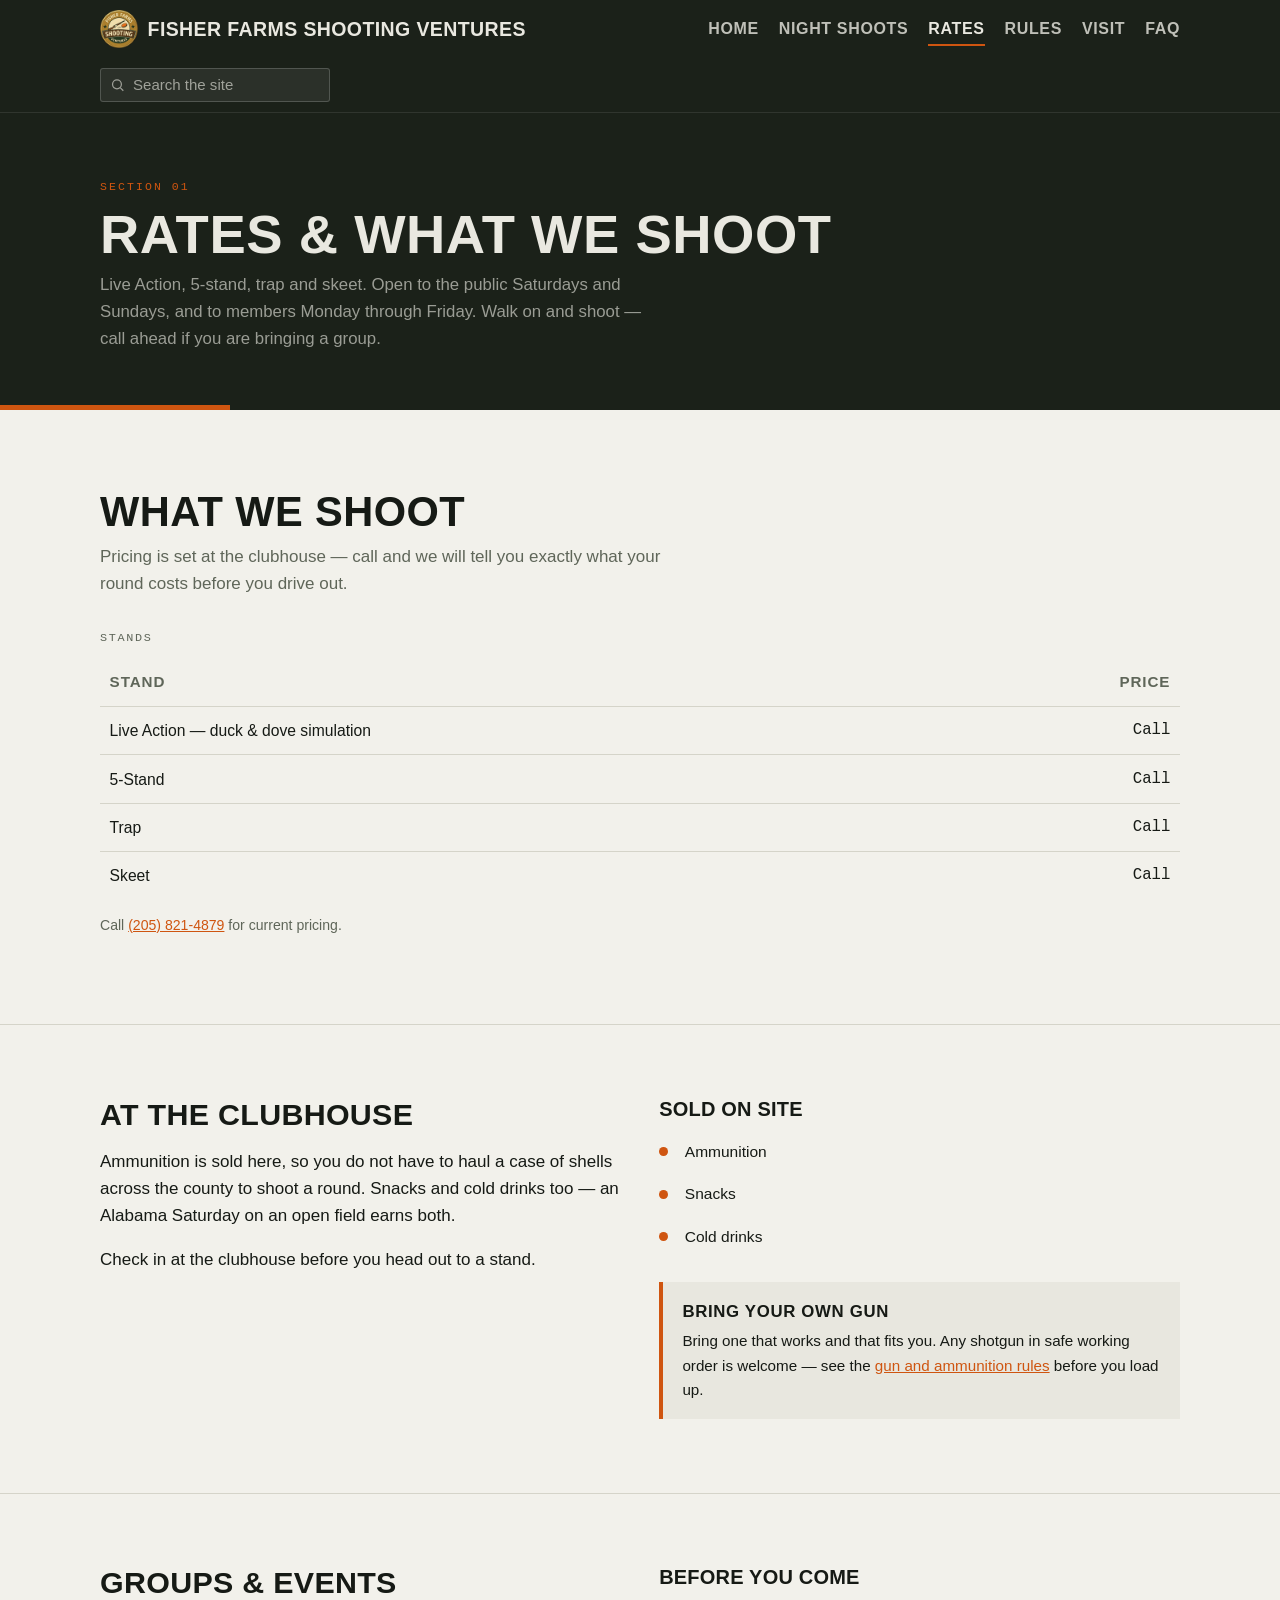
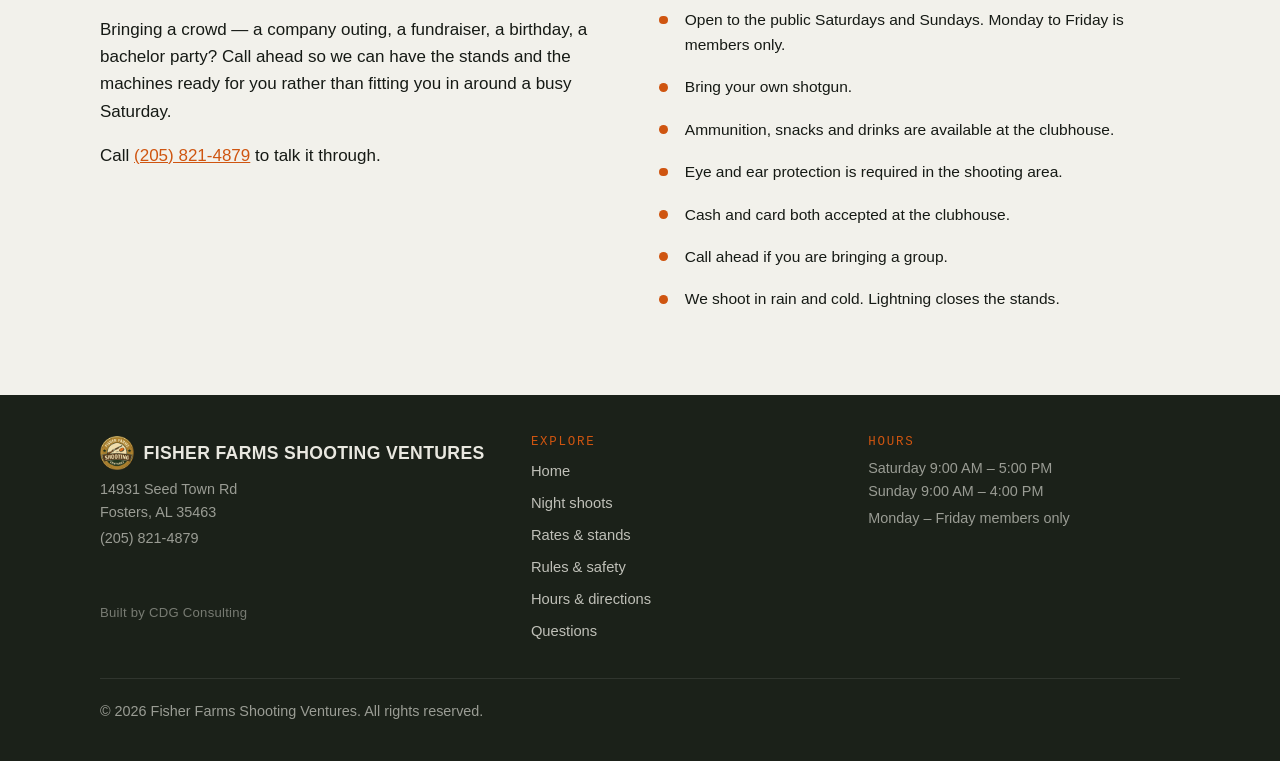
<file: rates.html>
<!doctype html>
<html lang="en">
<head>
<meta charset="utf-8">
<meta name="viewport" content="width=device-width, initial-scale=1">
<meta http-equiv="Content-Security-Policy" content="default-src 'self'; img-src 'self' data:; style-src 'self' 'unsafe-inline' https://fonts.googleapis.com; font-src 'self' https://fonts.gstatic.com; script-src 'self'; connect-src 'none'; object-src 'none'; base-uri 'self'; form-action 'none'">
<meta name="referrer" content="strict-origin-when-cross-origin">
<title>Rates &amp; Stands — Fisher Farms Shooting Ventures</title>
<meta name="description" content="Live Action duck and dove simulation, 5-stand, trap and skeet at Fisher Farms Shooting Ventures in Fosters, Alabama. Ammunition, snacks and drinks at the clubhouse.">
<link rel="preconnect" href="https://fonts.googleapis.com">
<link rel="preconnect" href="https://fonts.gstatic.com" crossorigin>
<link rel="stylesheet" href="https://fonts.googleapis.com/css2?family=Barlow+Condensed:wght@600;700&family=Barlow:wght@400;500;600&family=IBM+Plex+Mono:wght@400;500&display=swap">
<link rel="stylesheet" href="style.css">
<link rel="icon" href="favicon.ico" sizes="32x32">
<link rel="icon" href="icon.svg" type="image/svg+xml">
<link rel="apple-touch-icon" href="apple-touch-icon.png">
<meta name="theme-color" content="#21351c">

<meta property="og:type" content="website">
<meta property="og:site_name" content="Fisher Farms Shooting Ventures">
<meta property="og:title" content="Rates & Stands — Fisher Farms Shooting Ventures">
<meta property="og:description" content="Live Action, 5-stand, trap and skeet. Ammunition, snacks and drinks at the clubhouse. Call (205) 821-4879 for current pricing.">
<meta property="og:url" content="https://www.fisherfarmsshootingventures.com/rates.html">
<meta property="og:image" content="https://www.fisherfarmsshootingventures.com/images/field-station-shooter.jpg">
<meta property="og:image:width" content="1600">
<meta property="og:image:height" content="1067">
<meta property="og:image:alt" content="A shooter on the stand at Fisher Farms Shooting Ventures under an open sky">
<meta name="twitter:card" content="summary_large_image">
<meta name="twitter:title" content="Rates & Stands — Fisher Farms Shooting Ventures">
<meta name="twitter:description" content="Live Action, 5-stand, trap and skeet. Ammunition, snacks and drinks at the clubhouse. Call (205) 821-4879 for current pricing.">
<meta name="twitter:image" content="https://www.fisherfarmsshootingventures.com/images/field-station-shooter.jpg">
<link rel="canonical" href="https://www.fisherfarmsshootingventures.com/rates.html">
</head>
<body data-page="Rates">
<a class="skip" href="#main">Skip to content</a>
<header class="topbar">
  <div class="wrap">
    <a class="brand" href="index.html"><img class="logo" src="images/logo-96.png" alt="" width="96" height="96">Fisher Farms Shooting Ventures</a>
    <nav class="nav" aria-label="Main">
      <a href="index.html">Home</a>
      <a href="night-shoots.html">Night Shoots</a>
      <a href="rates.html" aria-current="page">Rates</a>
      <a href="rules.html">Rules</a>
      <a href="visit.html">Visit</a>
      <a href="faq.html">FAQ</a>
    </nav>
    <div class="search">
      <span class="icon" aria-hidden="true"><svg viewBox="0 0 24 24"><circle cx="11" cy="11" r="7"/><line x1="16.5" y1="16.5" x2="21" y2="21"/></svg></span>
      <input id="site-search" type="search" placeholder="Search the site" autocomplete="off" spellcheck="false"
             role="combobox" aria-expanded="false" aria-controls="search-results" aria-autocomplete="list"
             aria-label="Search this site">
      <div class="results" id="search-results"><ul role="listbox" aria-label="Search results"></ul></div>
    </div>
  </div>
</header>
<main id="main">

<section class="page-hero" style="border-bottom:0">
  <div class="wrap">
    <span class="eyebrow">Section 01</span>
    <h1>Rates &amp; what we shoot</h1>
    <p>Live Action, 5-stand, trap and skeet. Open to the public Saturdays and Sundays, and to members Monday through Friday. Walk on and shoot &mdash; call ahead if you are bringing a group.</p>
  </div>
</section>

<section id="targets">
  <div class="wrap">
    <div class="sec-head">
      <h2>What we shoot</h2>
      <p>Pricing is set at the clubhouse &mdash; call and we will tell you exactly what your round costs before you drive out.</p>
    </div>
    <div class="tablewrap">
      <table>
        <caption>Stands</caption>
        <thead>
          <tr><th scope="col">Stand</th><th scope="col" style="text-align:right">Price</th></tr>
        </thead>
        <tbody>
          <tr><td>Live Action &mdash; duck &amp; dove simulation</td><td class="price">Call</td></tr>
          <tr><td>5-Stand</td><td class="price">Call</td></tr>
          <tr><td>Trap</td><td class="price">Call</td></tr>
          <tr><td>Skeet</td><td class="price">Call</td></tr>
        </tbody>
      </table>
      <p class="note">Call <a href="tel:+12058214879" style="color:var(--accent)">(205) 821-4879</a> for current pricing.</p>
    </div>
  </div>
</section>

<section id="clubhouse">
  <div class="wrap grid-even">
    <div>
      <h2 style="font-size:1.9rem;margin-bottom:.6rem">At the clubhouse</h2>
      <p>Ammunition is sold here, so you do not have to haul a case of shells across the county to shoot a round. Snacks and cold drinks too &mdash; an Alabama Saturday on an open field earns both.</p>
      <p>Check in at the clubhouse before you head out to a stand.</p>
    </div>
    <div>
      <h3 style="font-size:1.25rem;margin-bottom:.7rem">Sold on site</h3>
      <ul class="houserules">
        <li>Ammunition</li>
        <li>Snacks</li>
        <li>Cold drinks</li>
      </ul>
      <div class="callout">
        <strong>Bring your own gun</strong>
        <p>Bring one that works and that fits you. Any shotgun in safe working order is welcome &mdash; see the <a href="rules.html#ammunition" style="color:var(--accent)">gun and ammunition rules</a> before you load up.</p>
      </div>
    </div>
  </div>
</section>

<section id="groups">
  <div class="wrap grid-even">
    <div>
      <h2 style="font-size:1.9rem;margin-bottom:.6rem">Groups &amp; events</h2>
      <p>Bringing a crowd &mdash; a company outing, a fundraiser, a birthday, a bachelor party? Call ahead so we can have the stands and the machines ready for you rather than fitting you in around a busy Saturday.</p>
      <p>Call <a href="tel:+12058214879" style="color:var(--accent)">(205) 821-4879</a> to talk it through.</p>
    </div>
    <div>
      <h3 style="font-size:1.25rem;margin-bottom:.7rem">Before you come</h3>
      <ul class="houserules" id="payment">
        <li>Open to the public Saturdays and Sundays. Monday to Friday is members only.</li>
        <li>Bring your own shotgun.</li>
        <li>Ammunition, snacks and drinks are available at the clubhouse.</li>
        <li>Eye and ear protection is required in the shooting area.</li>
        <li>Cash and card both accepted at the clubhouse.</li>
        <li>Call ahead if you are bringing a group.</li>
        <li>We shoot in rain and cold. Lightning closes the stands.</li>
      </ul>
    </div>
  </div>
</section>
</main>

<footer class="site">
  <div class="wrap">
    <div>
      <div class="brand"><img class="logo" src="images/logo-96.png" alt="Fisher Farms Shooting Ventures logo" width="96" height="96">Fisher Farms Shooting Ventures</div>
      <p>14931 Seed Town Rd<br>Fosters, AL 35463</p>
      <p>(205) 821-4879</p>
      <p class="credit">Built by CDG Consulting</p>
    </div>
    <div>
      <h2>Explore</h2>
      <ul>
        <li><a href="index.html">Home</a></li>
        <li><a href="night-shoots.html">Night shoots</a></li>
        <li><a href="rates.html">Rates &amp; stands</a></li>
        <li><a href="rules.html">Rules &amp; safety</a></li>
        <li><a href="visit.html">Hours &amp; directions</a></li>
        <li><a href="faq.html">Questions</a></li>
      </ul>
    </div>
    <div>
      <h2>Hours</h2>
      <p>Saturday 9:00 AM &ndash; 5:00 PM<br>Sunday 9:00 AM &ndash; 4:00 PM</p>
      <p>Monday &ndash; Friday members only</p>
    </div>
  </div>
  <div class="wrap colophon">
    <p>&copy; 2026 Fisher Farms Shooting Ventures. All rights reserved.</p>
  </div>
</footer>

<script src="search-data.js"></script>
<script src="search.js"></script>
</body>
</html>
</file>
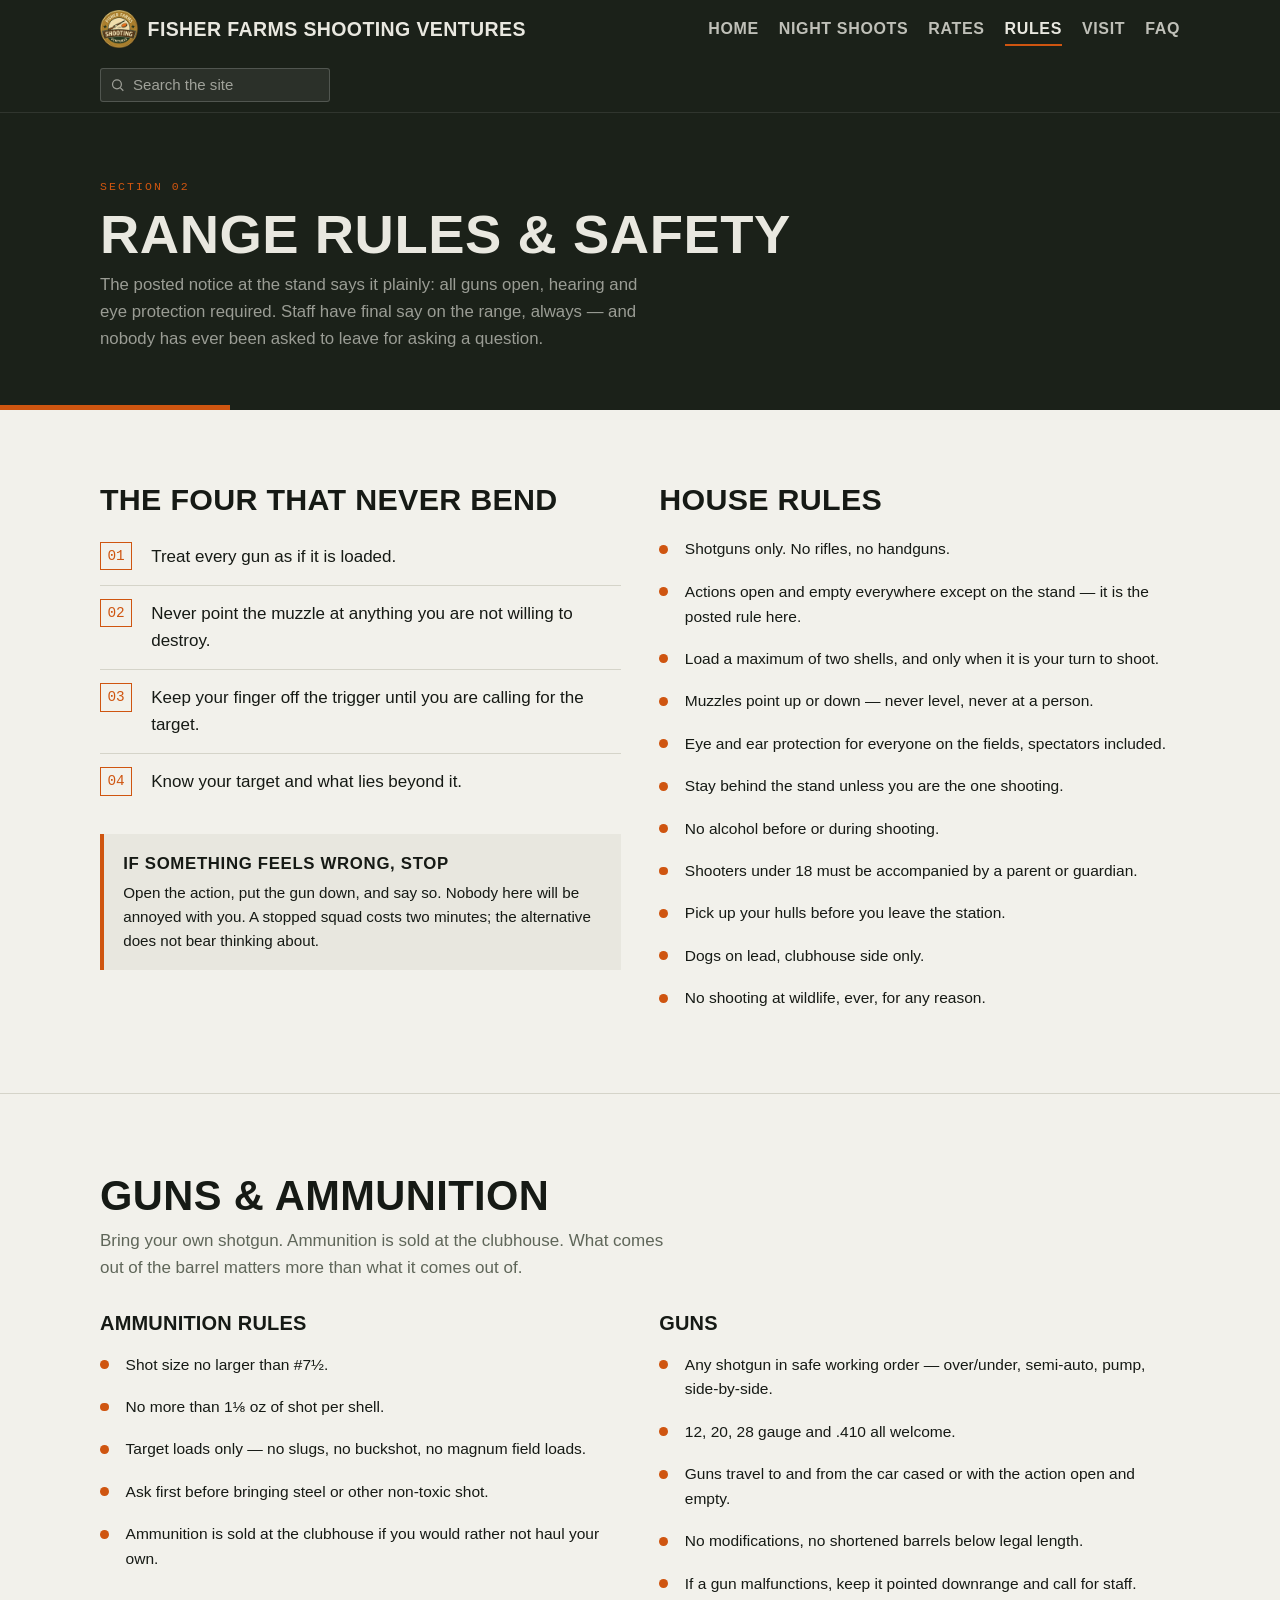
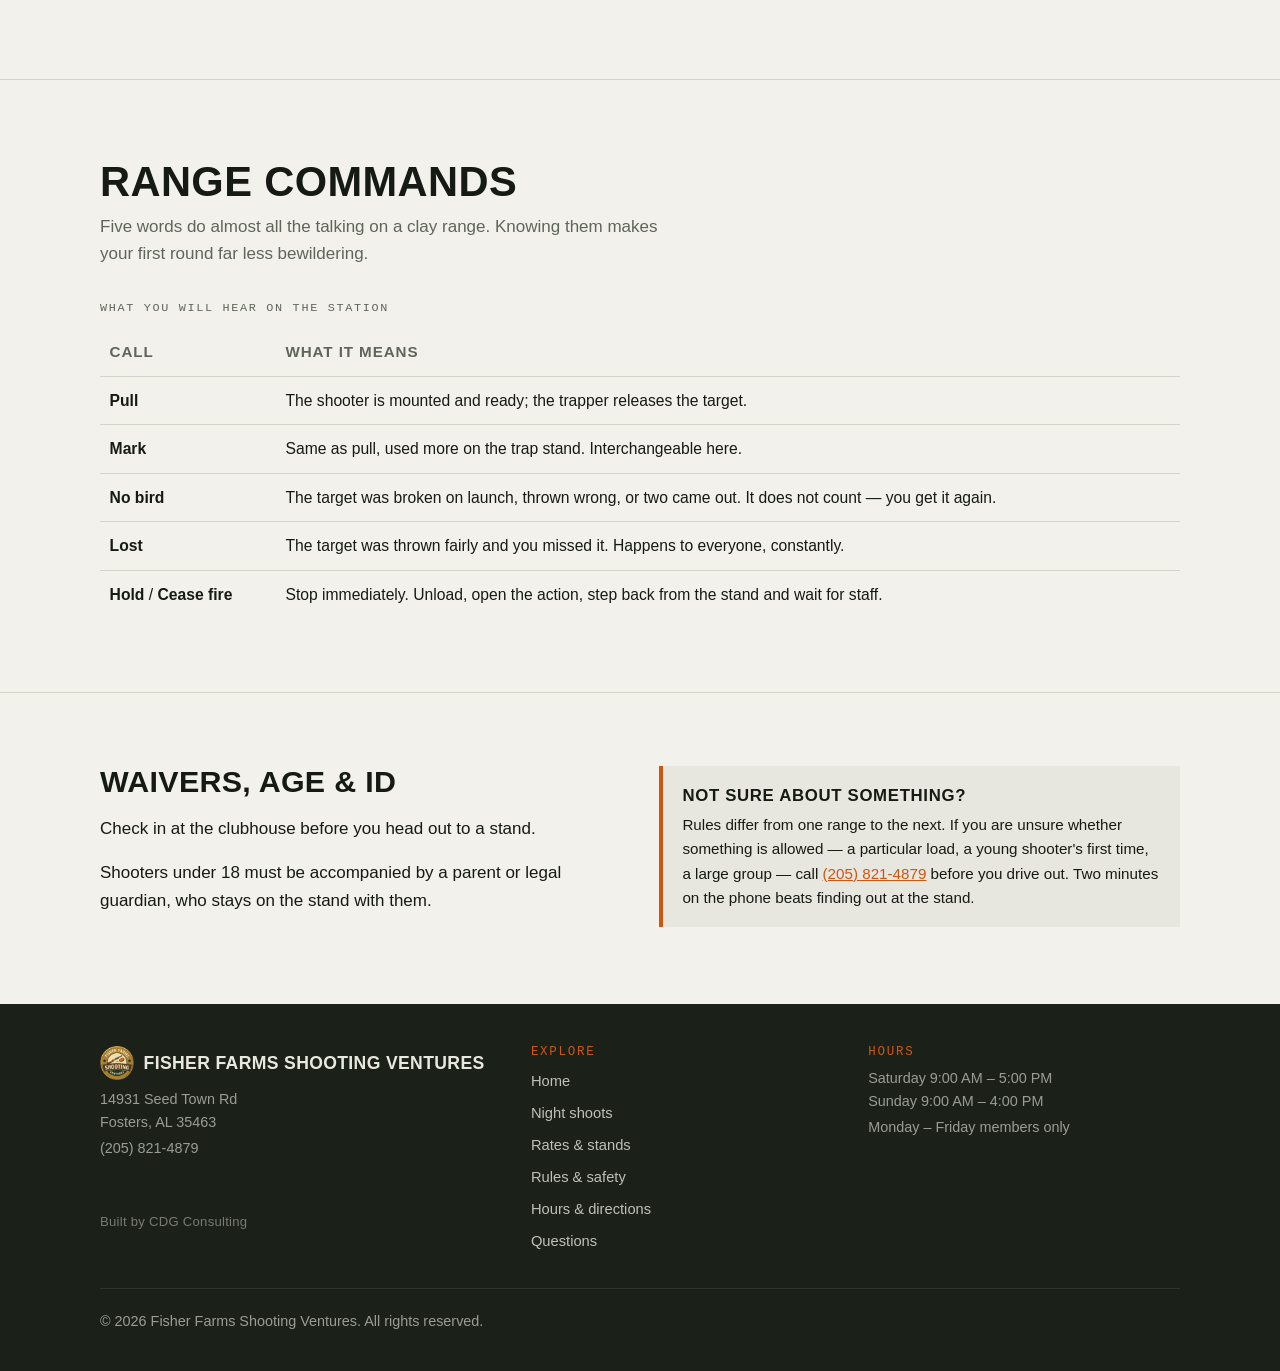
<file: rules.html>
<!doctype html>
<html lang="en">
<head>
<meta charset="utf-8">
<meta name="viewport" content="width=device-width, initial-scale=1">
<meta http-equiv="Content-Security-Policy" content="default-src 'self'; img-src 'self' data:; style-src 'self' 'unsafe-inline' https://fonts.googleapis.com; font-src 'self' https://fonts.gstatic.com; script-src 'self'; connect-src 'none'; object-src 'none'; base-uri 'self'; form-action 'none'">
<meta name="referrer" content="strict-origin-when-cross-origin">
<title>Range Rules &amp; Safety — Fisher Farms Shooting Ventures</title>
<meta name="description" content="Range rules, ammunition limits, gun requirements and range commands at Fisher Farms Shooting Ventures.">
<link rel="preconnect" href="https://fonts.googleapis.com">
<link rel="preconnect" href="https://fonts.gstatic.com" crossorigin>
<link rel="stylesheet" href="https://fonts.googleapis.com/css2?family=Barlow+Condensed:wght@600;700&family=Barlow:wght@400;500;600&family=IBM+Plex+Mono:wght@400;500&display=swap">
<link rel="stylesheet" href="style.css">
<link rel="icon" href="favicon.ico" sizes="32x32">
<link rel="icon" href="icon.svg" type="image/svg+xml">
<link rel="apple-touch-icon" href="apple-touch-icon.png">
<meta name="theme-color" content="#21351c">

<meta property="og:type" content="website">
<meta property="og:site_name" content="Fisher Farms Shooting Ventures">
<meta property="og:title" content="Range Rules & Safety — Fisher Farms Shooting Ventures">
<meta property="og:description" content="Range rules, gun and ammunition requirements, and the range commands you will hear on the stand.">
<meta property="og:url" content="https://www.fisherfarmsshootingventures.com/rules.html">
<meta property="og:image" content="https://www.fisherfarmsshootingventures.com/images/field-station-shooter.jpg">
<meta property="og:image:width" content="1600">
<meta property="og:image:height" content="1067">
<meta property="og:image:alt" content="A shooter on the stand at Fisher Farms Shooting Ventures under an open sky">
<meta name="twitter:card" content="summary_large_image">
<meta name="twitter:title" content="Range Rules & Safety — Fisher Farms Shooting Ventures">
<meta name="twitter:description" content="Range rules, gun and ammunition requirements, and the range commands you will hear on the stand.">
<meta name="twitter:image" content="https://www.fisherfarmsshootingventures.com/images/field-station-shooter.jpg">
<link rel="canonical" href="https://www.fisherfarmsshootingventures.com/rules.html">
</head>
<body data-page="Rules">
<a class="skip" href="#main">Skip to content</a>
<header class="topbar">
  <div class="wrap">
    <a class="brand" href="index.html"><img class="logo" src="images/logo-96.png" alt="" width="96" height="96">Fisher Farms Shooting Ventures</a>
    <nav class="nav" aria-label="Main">
      <a href="index.html">Home</a>
      <a href="night-shoots.html">Night Shoots</a>
      <a href="rates.html">Rates</a>
      <a href="rules.html" aria-current="page">Rules</a>
      <a href="visit.html">Visit</a>
      <a href="faq.html">FAQ</a>
    </nav>
    <div class="search">
      <span class="icon" aria-hidden="true"><svg viewBox="0 0 24 24"><circle cx="11" cy="11" r="7"/><line x1="16.5" y1="16.5" x2="21" y2="21"/></svg></span>
      <input id="site-search" type="search" placeholder="Search the site" autocomplete="off" spellcheck="false"
             role="combobox" aria-expanded="false" aria-controls="search-results" aria-autocomplete="list"
             aria-label="Search this site">
      <div class="results" id="search-results"><ul role="listbox" aria-label="Search results"></ul></div>
    </div>
  </div>
</header>
<main id="main">

<section class="page-hero" style="border-bottom:0">
  <div class="wrap">
    <span class="eyebrow">Section 02</span>
    <h1>Range rules &amp; safety</h1>
    <p>The posted notice at the stand says it plainly: all guns open, hearing and eye protection required. Staff have final say on the range, always &mdash; and nobody has ever been asked to leave for asking a question.</p>
  </div>
</section>

<section id="four">
  <div class="wrap grid-even">
    <div>
      <h2 style="font-size:1.9rem;margin-bottom:.8rem">The four that never bend</h2>
      <ol class="four">
        <li>Treat every gun as if it is loaded.</li>
        <li>Never point the muzzle at anything you are not willing to destroy.</li>
        <li>Keep your finger off the trigger until you are calling for the target.</li>
        <li>Know your target and what lies beyond it.</li>
      </ol>
      <div class="callout">
        <strong>If something feels wrong, stop</strong>
        <p>Open the action, put the gun down, and say so. Nobody here will be annoyed with you. A stopped squad costs two minutes; the alternative does not bear thinking about.</p>
      </div>
    </div>
    <div id="house">
      <h2 style="font-size:1.9rem;margin-bottom:.8rem">House rules</h2>
      <ul class="houserules">
        <li>Shotguns only. No rifles, no handguns.</li>
        <li>Actions open and empty everywhere except on the stand &mdash; it is the posted rule here.</li>
        <li>Load a maximum of two shells, and only when it is your turn to shoot.</li>
        <li>Muzzles point up or down &mdash; never level, never at a person.</li>
        <li>Eye and ear protection for everyone on the fields, spectators included.</li>
        <li>Stay behind the stand unless you are the one shooting.</li>
        <li>No alcohol before or during shooting.</li>
        <li>Shooters under 18 must be accompanied by a parent or guardian.</li>
        <li>Pick up your hulls before you leave the station.</li>
        <li>Dogs on lead, clubhouse side only.</li>
        <li>No shooting at wildlife, ever, for any reason.</li>
      </ul>
    </div>
  </div>
</section>

<section id="ammunition">
  <div class="wrap">
    <div class="sec-head">
      <h2>Guns &amp; ammunition</h2>
      <p>Bring your own shotgun. Ammunition is sold at the clubhouse. What comes out of the barrel matters more than what it comes out of.</p>
    </div>
    <div class="grid-even">
      <div>
        <h3 style="font-size:1.25rem;margin-bottom:.6rem">Ammunition rules</h3>
        <ul class="houserules">
          <li>Shot size no larger than #7&frac12;.</li>
          <li>No more than 1&frac18; oz of shot per shell.</li>
          <li>Target loads only &mdash; no slugs, no buckshot, no magnum field loads.</li>
          <li>Ask first before bringing steel or other non-toxic shot.</li>
          <li>Ammunition is sold at the clubhouse if you would rather not haul your own.</li>
        </ul>
      </div>
      <div>
        <h3 style="font-size:1.25rem;margin-bottom:.6rem">Guns</h3>
        <ul class="houserules">
          <li>Any shotgun in safe working order &mdash; over/under, semi-auto, pump, side-by-side.</li>
          <li>12, 20, 28 gauge and .410 all welcome.</li>
          <li>Guns travel to and from the car cased or with the action open and empty.</li>
          <li>No modifications, no shortened barrels below legal length.</li>
          <li>If a gun malfunctions, keep it pointed downrange and call for staff.</li>
        </ul>
      </div>
    </div>
  </div>
</section>

<section id="commands">
  <div class="wrap">
    <div class="sec-head">
      <h2>Range commands</h2>
      <p>Five words do almost all the talking on a clay range. Knowing them makes your first round far less bewildering.</p>
    </div>
    <div class="tablewrap">
      <table>
        <caption>What you will hear on the station</caption>
        <thead><tr><th scope="col">Call</th><th scope="col">What it means</th></tr></thead>
        <tbody>
          <tr><td><strong>Pull</strong></td><td>The shooter is mounted and ready; the trapper releases the target.</td></tr>
          <tr><td><strong>Mark</strong></td><td>Same as pull, used more on the trap stand. Interchangeable here.</td></tr>
          <tr><td><strong>No bird</strong></td><td>The target was broken on launch, thrown wrong, or two came out. It does not count &mdash; you get it again.</td></tr>
          <tr><td><strong>Lost</strong></td><td>The target was thrown fairly and you missed it. Happens to everyone, constantly.</td></tr>
          <tr><td><strong>Hold</strong> / <strong>Cease fire</strong></td><td>Stop immediately. Unload, open the action, step back from the stand and wait for staff.</td></tr>
        </tbody>
      </table>
    </div>
  </div>
</section>

<section id="waiver">
  <div class="wrap grid-even">
    <div>
      <h2 style="font-size:1.9rem;margin-bottom:.6rem">Waivers, age &amp; ID</h2>
      <p>Check in at the clubhouse before you head out to a stand.</p>
      <p>Shooters under 18 must be accompanied by a parent or legal guardian, who stays on the stand with them.</p>
    </div>
    <div>
      <div class="callout" style="margin-top:0">
        <strong>Not sure about something?</strong>
        <p>Rules differ from one range to the next. If you are unsure whether something is allowed &mdash; a particular load, a young shooter's first time, a large group &mdash; call <a href="tel:+12058214879" style="color:var(--accent)">(205) 821-4879</a> before you drive out. Two minutes on the phone beats finding out at the stand.</p>
      </div>
    </div>
  </div>
</section>
</main>

<footer class="site">
  <div class="wrap">
    <div>
      <div class="brand"><img class="logo" src="images/logo-96.png" alt="Fisher Farms Shooting Ventures logo" width="96" height="96">Fisher Farms Shooting Ventures</div>
      <p>14931 Seed Town Rd<br>Fosters, AL 35463</p>
      <p>(205) 821-4879</p>
      <p class="credit">Built by CDG Consulting</p>
    </div>
    <div>
      <h2>Explore</h2>
      <ul>
        <li><a href="index.html">Home</a></li>
        <li><a href="night-shoots.html">Night shoots</a></li>
        <li><a href="rates.html">Rates &amp; stands</a></li>
        <li><a href="rules.html">Rules &amp; safety</a></li>
        <li><a href="visit.html">Hours &amp; directions</a></li>
        <li><a href="faq.html">Questions</a></li>
      </ul>
    </div>
    <div>
      <h2>Hours</h2>
      <p>Saturday 9:00 AM &ndash; 5:00 PM<br>Sunday 9:00 AM &ndash; 4:00 PM</p>
      <p>Monday &ndash; Friday members only</p>
    </div>
  </div>
  <div class="wrap colophon">
    <p>&copy; 2026 Fisher Farms Shooting Ventures. All rights reserved.</p>
  </div>
</footer>

<script src="search-data.js"></script>
<script src="search.js"></script>
</body>
</html>
</file>
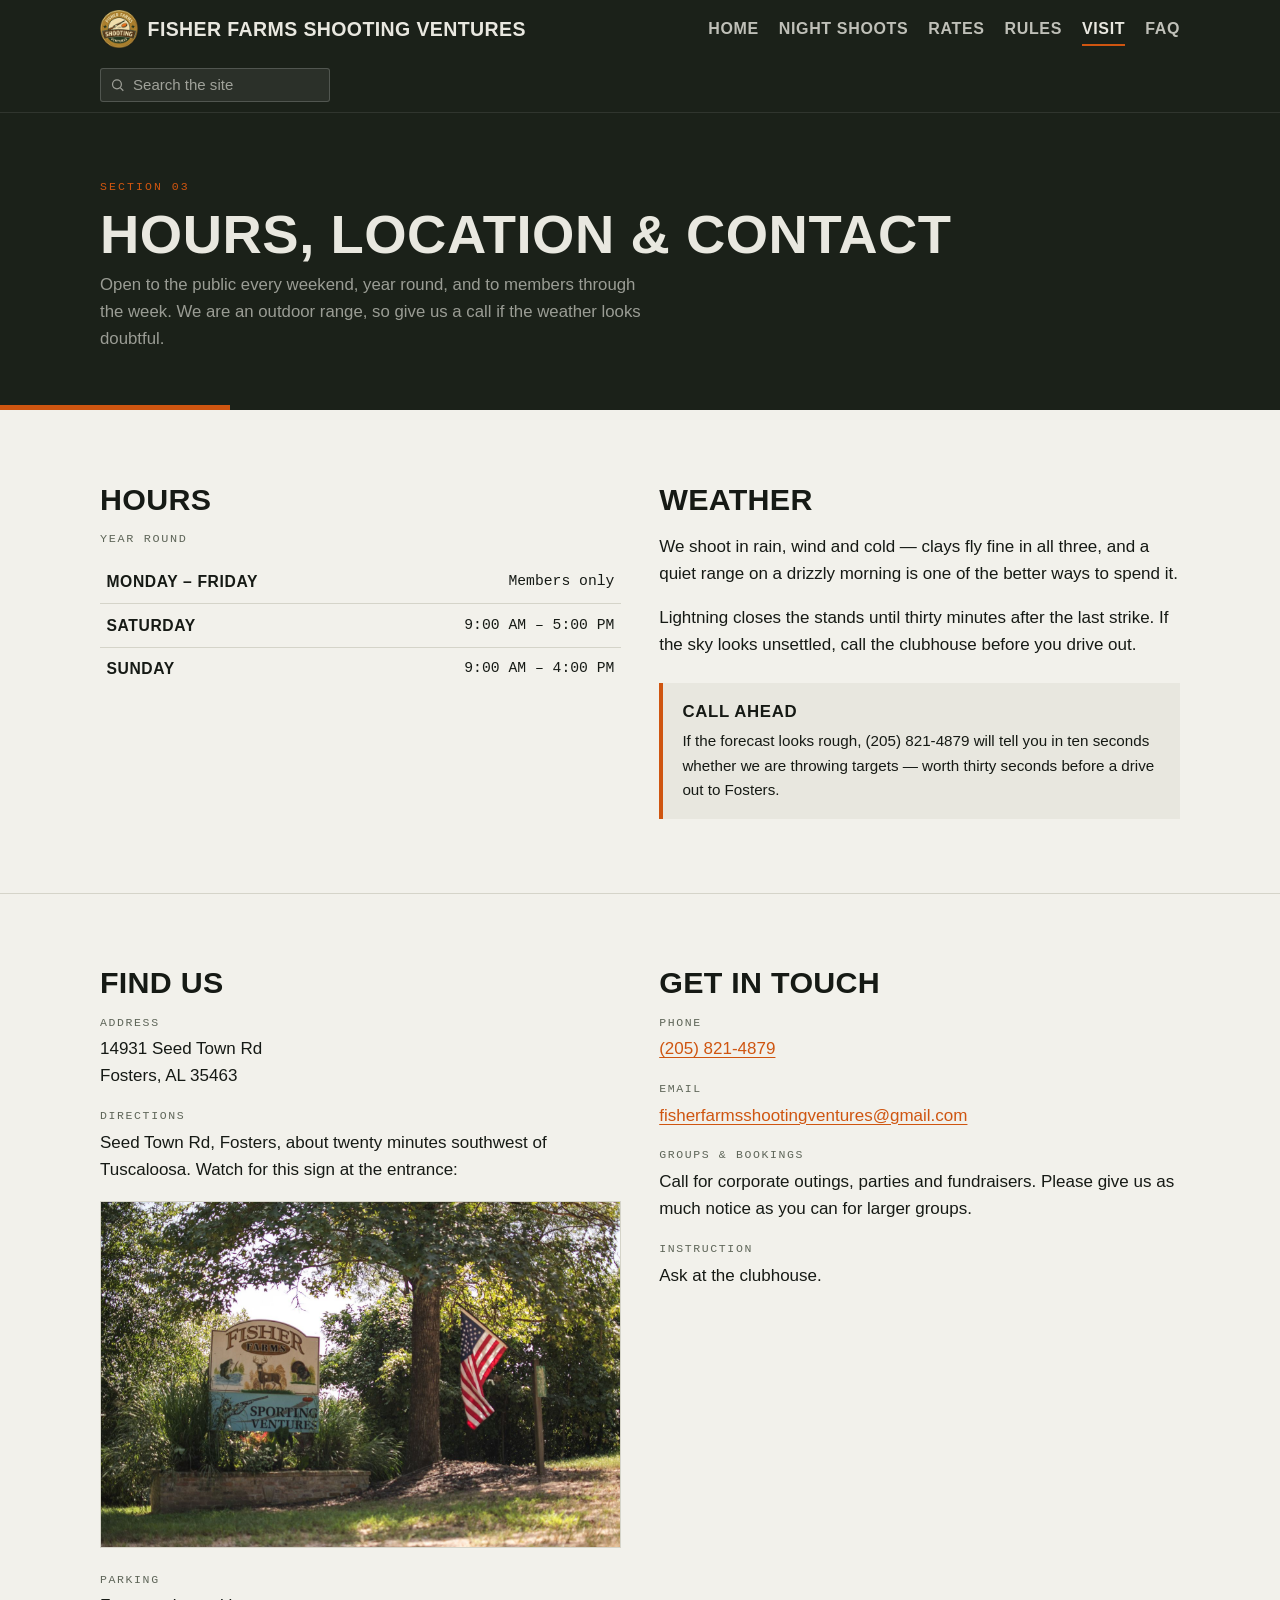
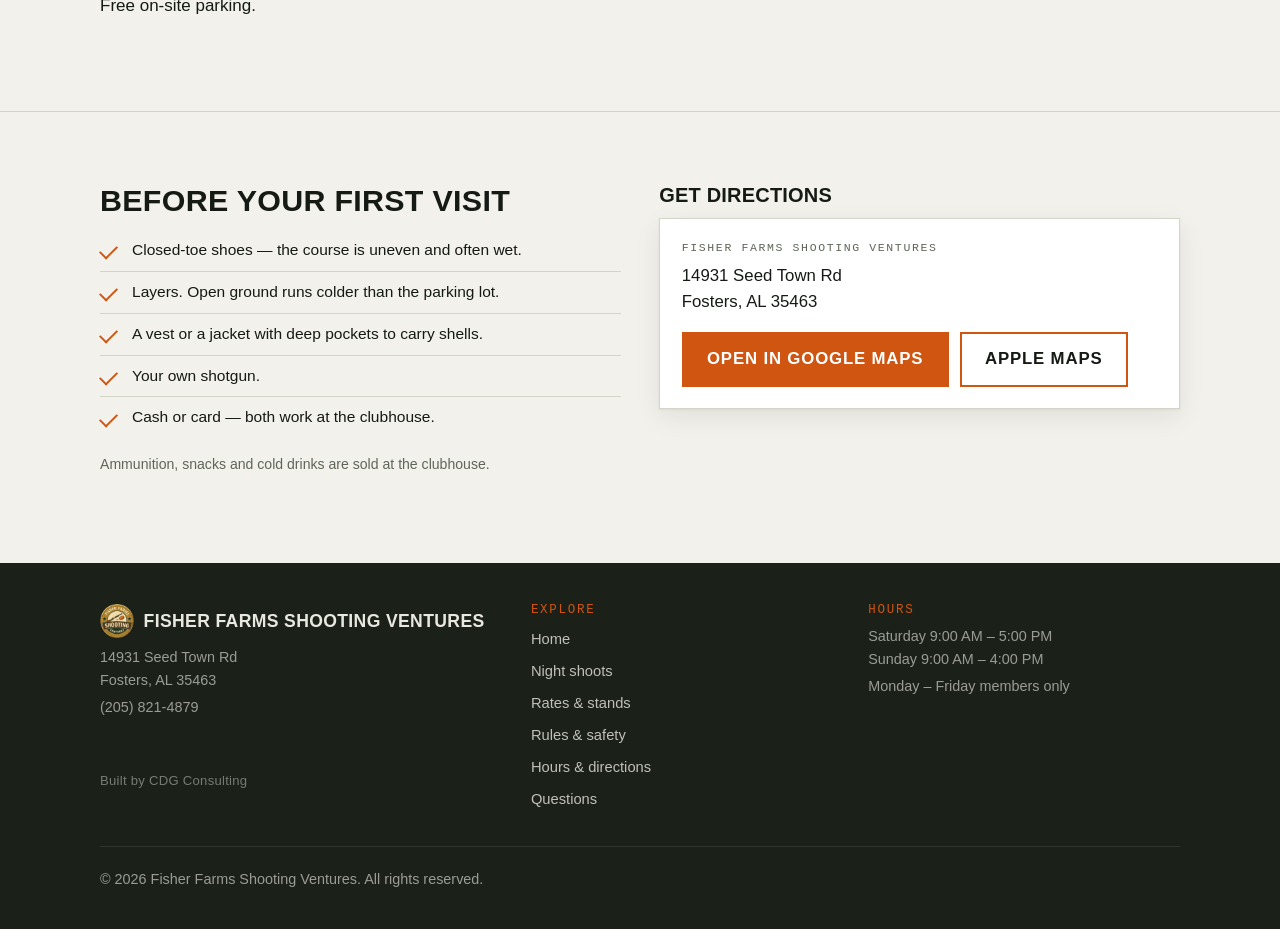
<file: visit.html>
<!doctype html>
<html lang="en">
<head>
<meta charset="utf-8">
<meta name="viewport" content="width=device-width, initial-scale=1">
<meta http-equiv="Content-Security-Policy" content="default-src 'self'; img-src 'self' data:; style-src 'self' 'unsafe-inline' https://fonts.googleapis.com; font-src 'self' https://fonts.gstatic.com; script-src 'self'; connect-src 'none'; object-src 'none'; base-uri 'self'; form-action 'none'">
<meta name="referrer" content="strict-origin-when-cross-origin">
<title>Hours, Location &amp; Contact — Fisher Farms Shooting Ventures</title>
<meta name="description" content="Hours, directions, parking and contact details for Fisher Farms Shooting Ventures in Fosters, Alabama.">
<link rel="preconnect" href="https://fonts.googleapis.com">
<link rel="preconnect" href="https://fonts.gstatic.com" crossorigin>
<link rel="stylesheet" href="https://fonts.googleapis.com/css2?family=Barlow+Condensed:wght@600;700&family=Barlow:wght@400;500;600&family=IBM+Plex+Mono:wght@400;500&display=swap">
<link rel="stylesheet" href="style.css">
<link rel="icon" href="favicon.ico" sizes="32x32">
<link rel="icon" href="icon.svg" type="image/svg+xml">
<link rel="apple-touch-icon" href="apple-touch-icon.png">
<meta name="theme-color" content="#21351c">

<meta property="og:type" content="website">
<meta property="og:site_name" content="Fisher Farms Shooting Ventures">
<meta property="og:title" content="Hours, Location & Contact — Fisher Farms Shooting Ventures">
<meta property="og:description" content="Open Saturday 9-5 and Sunday 9-4 at 14931 Seed Town Rd, Fosters, Alabama. Directions, weather policy and what to bring.">
<meta property="og:url" content="https://www.fisherfarmsshootingventures.com/visit.html">
<meta property="og:image" content="https://www.fisherfarmsshootingventures.com/images/field-station-shooter.jpg">
<meta property="og:image:width" content="1600">
<meta property="og:image:height" content="1067">
<meta property="og:image:alt" content="A shooter on the stand at Fisher Farms Shooting Ventures under an open sky">
<meta name="twitter:card" content="summary_large_image">
<meta name="twitter:title" content="Hours, Location & Contact — Fisher Farms Shooting Ventures">
<meta name="twitter:description" content="Open Saturday 9-5 and Sunday 9-4 at 14931 Seed Town Rd, Fosters, Alabama. Directions, weather policy and what to bring.">
<meta name="twitter:image" content="https://www.fisherfarmsshootingventures.com/images/field-station-shooter.jpg">
<link rel="canonical" href="https://www.fisherfarmsshootingventures.com/visit.html">
</head>
<body data-page="Visit">
<a class="skip" href="#main">Skip to content</a>
<header class="topbar">
  <div class="wrap">
    <a class="brand" href="index.html"><img class="logo" src="images/logo-96.png" alt="" width="96" height="96">Fisher Farms Shooting Ventures</a>
    <nav class="nav" aria-label="Main">
      <a href="index.html">Home</a>
      <a href="night-shoots.html">Night Shoots</a>
      <a href="rates.html">Rates</a>
      <a href="rules.html">Rules</a>
      <a href="visit.html" aria-current="page">Visit</a>
      <a href="faq.html">FAQ</a>
    </nav>
    <div class="search">
      <span class="icon" aria-hidden="true"><svg viewBox="0 0 24 24"><circle cx="11" cy="11" r="7"/><line x1="16.5" y1="16.5" x2="21" y2="21"/></svg></span>
      <input id="site-search" type="search" placeholder="Search the site" autocomplete="off" spellcheck="false"
             role="combobox" aria-expanded="false" aria-controls="search-results" aria-autocomplete="list"
             aria-label="Search this site">
      <div class="results" id="search-results"><ul role="listbox" aria-label="Search results"></ul></div>
    </div>
  </div>
</header>
<main id="main">

<section class="page-hero" style="border-bottom:0">
  <div class="wrap">
    <span class="eyebrow">Section 03</span>
    <h1>Hours, location &amp; contact</h1>
    <p>Open to the public every weekend, year round, and to members through the week. We are an outdoor range, so give us a call if the weather looks doubtful.</p>
  </div>
</section>

<section id="hours">
  <div class="wrap grid-even">
    <div>
      <h2 style="font-size:1.9rem;margin-bottom:.9rem">Hours</h2>
      <table class="hours">
        <caption>Year round</caption>
        <tbody>
          <tr><td>Monday &ndash; Friday</td><td>Members only</td></tr>
          <tr><td>Saturday</td><td>9:00 AM &ndash; 5:00 PM</td></tr>
          <tr><td>Sunday</td><td>9:00 AM &ndash; 4:00 PM</td></tr>
        </tbody>
      </table>
    </div>
    <div id="weather">
      <h2 style="font-size:1.9rem;margin-bottom:.9rem">Weather</h2>
      <p>We shoot in rain, wind and cold &mdash; clays fly fine in all three, and a quiet range on a drizzly morning is one of the better ways to spend it.</p>
      <p>Lightning closes the stands until thirty minutes after the last strike. If the sky looks unsettled, call the clubhouse before you drive out.</p>
      <div class="callout">
        <strong>Call ahead</strong>
        <p>If the forecast looks rough, (205) 821-4879 will tell you in ten seconds whether we are throwing targets &mdash; worth thirty seconds before a drive out to Fosters.</p>
      </div>
    </div>
  </div>
</section>

<section id="location">
  <div class="wrap grid-even">
    <div class="contact">
      <h2 style="font-size:1.9rem;margin-bottom:.9rem">Find us</h2>
      <span class="label">Address</span>
      <p>14931 Seed Town Rd<br>Fosters, AL 35463</p>

      <span class="label">Directions</span>
      <p>Seed Town Rd, Fosters, about twenty minutes southwest of Tuscaloosa. Watch for this sign at the entrance:</p>

      <img src="images/entrance-sign.jpg" alt="The Fisher Farms Sporting Ventures sign at the entrance on Seed Town Road" width="1600" height="1066" loading="lazy" style="margin:.4rem 0 1.4rem;border:1px solid var(--line)">

      <span class="label">Parking</span>
      <p>Free on-site parking.</p>
    </div>
    <div class="contact" id="contact">
      <h2 style="font-size:1.9rem;margin-bottom:.9rem">Get in touch</h2>
      <span class="label">Phone</span>
      <p><a href="tel:+12058214879">(205) 821-4879</a></p>

      <span class="label">Email</span>
      <p><a href="mailto:fisherfarmsshootingventures@gmail.com">fisherfarmsshootingventures@gmail.com</a></p>

      <span class="label">Groups &amp; bookings</span>
      <p>Call for corporate outings, parties and fundraisers. Please give us as much notice as you can for larger groups.</p>

      <span class="label">Instruction</span>
      <p>Ask at the clubhouse.</p>
    </div>
  </div>
</section>

<section id="firstvisit">
  <div class="wrap grid-even">
    <div>
      <h2 style="font-size:1.9rem;margin-bottom:.8rem">Before your first visit</h2>
      <ul class="checklist">
        <li>Closed-toe shoes &mdash; the course is uneven and often wet.</li>
        <li>Layers. Open ground runs colder than the parking lot.</li>
        <li>A vest or a jacket with deep pockets to carry shells.</li>
        <li>Your own shotgun.</li>
        <li>Cash or card &mdash; both work at the clubhouse.</li>
      </ul>
      <p class="note">Ammunition, snacks and cold drinks are sold at the clubhouse.</p>
    </div>
    <div>
      <h3 style="font-size:1.25rem;margin-bottom:.7rem">Get directions</h3>
      <div class="card">
        <span class="label">Fisher Farms Shooting Ventures</span>
        <p style="margin:.3rem 0 1rem;font-size:1.05rem">14931 Seed Town Rd<br>Fosters, AL 35463</p>
        <div class="btnrow">
          <a class="btn btn-solid" href="https://maps.app.goo.gl/aVhf3GgYfvvKaUyf6" target="_blank" rel="noopener">Open in Google Maps</a>
          <a class="btn btn-ghost" href="https://maps.apple.com/?q=Fisher%20Farms%20Shooting%20Ventures&amp;address=14931%20Seed%20Town%20Rd,%20Fosters,%20AL%2035463" target="_blank" rel="noopener">Apple Maps</a>
        </div>
      </div>
    </div>
  </div>
</section>
</main>

<footer class="site">
  <div class="wrap">
    <div>
      <div class="brand"><img class="logo" src="images/logo-96.png" alt="Fisher Farms Shooting Ventures logo" width="96" height="96">Fisher Farms Shooting Ventures</div>
      <p>14931 Seed Town Rd<br>Fosters, AL 35463</p>
      <p>(205) 821-4879</p>
      <p class="credit">Built by CDG Consulting</p>
    </div>
    <div>
      <h2>Explore</h2>
      <ul>
        <li><a href="index.html">Home</a></li>
        <li><a href="night-shoots.html">Night shoots</a></li>
        <li><a href="rates.html">Rates &amp; stands</a></li>
        <li><a href="rules.html">Rules &amp; safety</a></li>
        <li><a href="visit.html">Hours &amp; directions</a></li>
        <li><a href="faq.html">Questions</a></li>
      </ul>
    </div>
    <div>
      <h2>Hours</h2>
      <p>Saturday 9:00 AM &ndash; 5:00 PM<br>Sunday 9:00 AM &ndash; 4:00 PM</p>
      <p>Monday &ndash; Friday members only</p>
    </div>
  </div>
  <div class="wrap colophon">
    <p>&copy; 2026 Fisher Farms Shooting Ventures. All rights reserved.</p>
  </div>
</footer>

<script src="search-data.js"></script>
<script src="search.js"></script>
</body>
</html>
</file>
<file: style.css>
/* ============================================================
   Fisher Farms Shooting Ventures — shared stylesheet
   One file, loaded by every page. Edit here, every page changes.
   ============================================================ */

:root{
  --ink:#161a15;
  --paper:#f2f1eb;
  --surface:#ffffff;
  --surface-2:#e8e7df;
  --line:#d5d4c9;
  --muted:#5f6659;
  --accent:#cf5510;
  --accent-ink:#ffffff;
  --steel:#1b2119;
  --steel-ink:#e9e8e0;
  --steel-dim:rgba(233,232,224,.62);
  --shadow:0 1px 2px rgba(22,26,21,.06), 0 8px 24px rgba(22,26,21,.08);
  --mark:#ffd9a8;
  --mark-ink:#3a2408;
}
@media (prefers-color-scheme: dark){
  :root:not([data-theme="light"]){
    --ink:#e9e8e0;
    --paper:#12150f;
    --surface:#1a1e16;
    --surface-2:#222719;
    --line:#2f3529;
    --muted:#9aa392;
    --accent:#ff7433;
    --accent-ink:#180d05;
    --steel:#0b0e08;
    --steel-ink:#e9e8e0;
    --steel-dim:rgba(233,232,224,.6);
    --shadow:0 1px 2px rgba(0,0,0,.45), 0 8px 24px rgba(0,0,0,.4);
    --mark:#5c3d12;
    --mark-ink:#ffe6c4;
  }
}
:root[data-theme="dark"]{
  --ink:#e9e8e0;
  --paper:#12150f;
  --surface:#1a1e16;
  --surface-2:#222719;
  --line:#2f3529;
  --muted:#9aa392;
  --accent:#ff7433;
  --accent-ink:#180d05;
  --steel:#0b0e08;
  --steel-ink:#e9e8e0;
  --steel-dim:rgba(233,232,224,.6);
  --shadow:0 1px 2px rgba(0,0,0,.45), 0 8px 24px rgba(0,0,0,.4);
  --mark:#5c3d12;
  --mark-ink:#ffe6c4;
}

*{box-sizing:border-box}
html{scroll-behavior:smooth;scroll-padding-top:96px}
@media (prefers-reduced-motion: reduce){
  html{scroll-behavior:auto}
  *{animation:none !important;transition:none !important}
}
body{
  margin:0;background:var(--paper);color:var(--ink);
  font-family:"Barlow","Helvetica Neue",Arial,sans-serif;
  font-size:17px;line-height:1.6;-webkit-font-smoothing:antialiased;
}
h1,h2,h3,.cond{
  font-family:"Barlow Condensed","Barlow",Arial Narrow,sans-serif;
  font-weight:700;text-transform:uppercase;letter-spacing:.01em;
  line-height:1.05;text-wrap:balance;margin:0;
}
a{color:inherit}
img{max-width:100%;height:auto;display:block}
.wrap{width:min(1080px,92vw);margin-inline:auto}
.eyebrow{font-family:"IBM Plex Mono",ui-monospace,monospace;font-size:.72rem;letter-spacing:.18em;text-transform:uppercase;color:var(--accent);font-weight:500}
.skip{position:absolute;left:-9999px;top:0;background:var(--accent);color:var(--accent-ink);padding:.6rem 1rem;z-index:99}
.skip:focus{left:0}

/* ---------------- header ---------------- */
.topbar{position:sticky;top:0;z-index:40;background:var(--steel);color:var(--steel-ink);border-bottom:1px solid rgba(255,255,255,.09)}
.topbar .wrap{display:flex;align-items:center;gap:1.2rem;padding:.65rem 0;flex-wrap:wrap}
.brand{display:flex;align-items:center;gap:.6rem;font-family:"Barlow Condensed",sans-serif;font-weight:700;text-transform:uppercase;font-size:1.22rem;letter-spacing:.02em;text-decoration:none;white-space:nowrap;margin-right:auto}
.brand .dot{width:13px;height:13px;background:var(--accent);border-radius:50%;box-shadow:0 0 0 3px rgba(207,85,16,.25);flex:none}
.brand .logo{width:38px;height:38px;flex:none;display:block}
footer.site .brand .logo{width:34px;height:34px}
@media (max-width:900px){.brand .logo{width:34px;height:34px}}
.nav{display:flex;gap:1.25rem;font-family:"Barlow Condensed",sans-serif;text-transform:uppercase;font-weight:600;font-size:1rem;letter-spacing:.04em}
.nav a{text-decoration:none;opacity:.8;padding:.15rem 0;border-bottom:2px solid transparent;white-space:nowrap}
.nav a:hover{opacity:1;border-bottom-color:rgba(207,85,16,.5)}
.nav a[aria-current="page"]{opacity:1;border-bottom-color:var(--accent)}
.nav a:focus-visible{outline:2px solid var(--accent);outline-offset:3px;opacity:1}

/* ---------------- search ---------------- */
.search{position:relative;flex:none;width:230px}
.search input{
  width:100%;padding:.48rem .7rem .48rem 2rem;
  background:rgba(255,255,255,.07);color:var(--steel-ink);
  border:1px solid rgba(255,255,255,.18);border-radius:3px;
  font-family:"Barlow",sans-serif;font-size:.94rem;
}
.search input::placeholder{color:var(--steel-dim)}
.search input:focus{outline:none;border-color:var(--accent);background:rgba(255,255,255,.11)}
.search .icon{position:absolute;left:.6rem;top:50%;transform:translateY(-50%);width:.95rem;height:.95rem;opacity:.6;pointer-events:none}
.search .icon svg{display:block;width:100%;height:100%;stroke:currentColor;fill:none;stroke-width:2}

.results{
  position:absolute;top:calc(100% + .45rem);right:0;width:min(420px,86vw);
  background:var(--surface);color:var(--ink);
  border:1px solid var(--line);box-shadow:var(--shadow);
  max-height:min(60vh,420px);overflow-y:auto;display:none;border-radius:4px;
}
.results.open{display:block}
.results ul{list-style:none;margin:0;padding:0}
.results li a{
  display:block;padding:.7rem .9rem;text-decoration:none;
  border-bottom:1px solid var(--line);
}
.results li:last-child a{border-bottom:0}
.results li a:hover,.results li a:focus,.results li.active a{background:var(--surface-2);outline:none}
.results .r-page{font-family:"IBM Plex Mono",monospace;font-size:.64rem;letter-spacing:.14em;text-transform:uppercase;color:var(--accent);display:block;margin-bottom:.15rem}
.results .r-title{font-family:"Barlow Condensed",sans-serif;text-transform:uppercase;font-weight:700;font-size:1.05rem;line-height:1.15;display:block}
.results .r-snip{font-size:.86rem;color:var(--muted);line-height:1.45;margin-top:.12rem;display:block}
.results mark{background:var(--mark);color:var(--mark-ink);padding:0 .1em;border-radius:2px}
.results .r-empty{padding:.9rem;font-size:.9rem;color:var(--muted)}
.results .r-empty b{color:var(--ink)}

@media (max-width:900px){
  .topbar .wrap{padding-bottom:.55rem}
  .brand{margin-right:0;width:100%;white-space:normal;font-size:1.08rem;line-height:1.2;align-items:flex-start}
  .brand .dot{margin-top:.3rem}
  .nav{order:3;width:100%;overflow-x:auto;padding-bottom:.2rem;gap:1.1rem;-webkit-overflow-scrolling:touch}
  .search{order:2;width:100%}
  .results{right:auto;left:0;width:100%}
}

/* ---------------- hero ---------------- */
.hero{background:var(--steel);color:var(--steel-ink);padding:clamp(3rem,9vw,6rem) 0 0;position:relative;overflow:hidden;isolation:isolate}
.hero-bg{position:absolute;inset:0;z-index:0}
.hero-bg img{width:100%;height:100%;object-fit:cover;object-position:50% 58%}
.hero-bg::after{
  content:"";position:absolute;inset:0;
  background:linear-gradient(100deg, rgba(11,14,8,.94) 0%, rgba(11,14,8,.86) 38%, rgba(11,14,8,.55) 70%, rgba(11,14,8,.35) 100%);
}
@media (max-width:860px){
  .hero-bg::after{background:linear-gradient(180deg, rgba(11,14,8,.82) 0%, rgba(11,14,8,.9) 55%, rgba(11,14,8,.95) 100%)}
}
.hero > .wrap{position:relative;z-index:1}
.hero::after{content:"";position:absolute;inset:auto 0 0 0;height:6px;background:linear-gradient(90deg,var(--accent) 0 22%,transparent 22% 100%)}
.hero-grid{display:grid;grid-template-columns:1.35fr .9fr;gap:clamp(1.5rem,4vw,3.5rem);align-items:end;padding-bottom:clamp(2.5rem,6vw,4rem)}
@media (max-width:860px){.hero-grid{grid-template-columns:1fr;align-items:start}}
.hero h1{font-size:clamp(2.6rem,7.5vw,5rem);margin:.6rem 0 1rem}
.hero h1 em{font-style:normal;color:var(--accent);display:block}
.hero p.lede{font-size:clamp(1.05rem,2vw,1.2rem);max-width:46ch;color:var(--steel-dim);margin:0 0 1.8rem}

/* smaller hero for interior pages */
.page-hero{background:var(--steel);color:var(--steel-ink);padding:clamp(2.2rem,6vw,3.6rem) 0;position:relative}
.page-hero::after{content:"";position:absolute;inset:auto 0 0 0;height:5px;background:linear-gradient(90deg,var(--accent) 0 18%,transparent 18% 100%)}
.page-hero h1{font-size:clamp(2.1rem,5.5vw,3.4rem);margin:.5rem 0 .55rem}
.page-hero p{margin:0;color:var(--steel-dim);max-width:60ch;font-size:1.05rem}

.btnrow{display:flex;flex-wrap:wrap;gap:.7rem}
.btn{display:inline-block;padding:.75rem 1.45rem;font-family:"Barlow Condensed",sans-serif;font-weight:700;text-transform:uppercase;letter-spacing:.05em;font-size:1.05rem;text-decoration:none;border:2px solid var(--accent);transition:transform .12s ease,background-color .12s ease}
.btn-solid{background:var(--accent);color:var(--accent-ink)}
.btn-ghost{background:transparent;color:inherit}
.btn:hover{transform:translateY(-1px)}
.btn-ghost:hover{background:rgba(207,85,16,.14)}
.btn:focus-visible{outline:3px solid currentColor;outline-offset:2px}

.board{border:1px solid rgba(255,255,255,.14);background:rgba(255,255,255,.04);padding:1.25rem 1.35rem}
.board h2{font-size:.8rem;letter-spacing:.14em;text-transform:uppercase;color:var(--accent);margin-bottom:.9rem;font-family:"IBM Plex Mono",monospace;font-weight:500}
.board dl{margin:0;display:grid;grid-template-columns:auto 1fr;gap:.42rem 1rem;font-size:.95rem}
.board dt{font-family:"IBM Plex Mono",monospace;font-size:.78rem;text-transform:uppercase;letter-spacing:.08em;color:var(--steel-dim);padding-top:.18rem}
.board dd{margin:0;font-variant-numeric:tabular-nums}

/* ---------------- sections ---------------- */
section{padding:clamp(2.6rem,6vw,4.6rem) 0;border-bottom:1px solid var(--line)}
section:last-of-type{border-bottom:0}
.sec-head{margin-bottom:2rem;max-width:62ch}
.sec-head h2{font-size:clamp(1.8rem,3.8vw,2.6rem);margin:.4rem 0 .55rem}
.sec-head p{color:var(--muted);margin:0;max-width:62ch}

/* ---------------- tables ---------------- */
.tablewrap{overflow-x:auto}
table{width:100%;border-collapse:collapse;font-size:.98rem}
caption{text-align:left;font-family:"IBM Plex Mono",monospace;font-size:.74rem;letter-spacing:.14em;text-transform:uppercase;color:var(--muted);padding:0 0 .7rem}
th,td{text-align:left;padding:.7rem .6rem;border-bottom:1px solid var(--line)}
th{font-family:"Barlow Condensed",sans-serif;text-transform:uppercase;letter-spacing:.06em;font-size:.95rem;color:var(--muted);font-weight:700}
td.price{text-align:right;font-family:"IBM Plex Mono",monospace;font-variant-numeric:tabular-nums;white-space:nowrap;font-weight:500}
tbody tr:last-child td{border-bottom:0}
.note{font-size:.88rem;color:var(--muted);margin-top:.9rem}

/* ---------------- cards ---------------- */
.grid-2{display:grid;grid-template-columns:1.25fr 1fr;gap:2.4rem}
.grid-even{display:grid;grid-template-columns:1fr 1fr;gap:2.4rem}
@media (max-width:860px){.grid-2,.grid-even{grid-template-columns:1fr;gap:2rem}}
.cards{display:grid;gap:1rem}
.card{background:var(--surface);border:1px solid var(--line);padding:1.3rem 1.35rem;box-shadow:var(--shadow)}
.card.featured{border-color:var(--accent);border-width:2px;position:relative}
.card.featured::before{content:"Most popular";position:absolute;top:-.72rem;left:1.2rem;background:var(--accent);color:var(--accent-ink);font-family:"IBM Plex Mono",monospace;font-size:.66rem;letter-spacing:.12em;text-transform:uppercase;padding:.2rem .55rem}
.card h3{font-size:1.32rem;margin-bottom:.15rem}
.card .cost{font-family:"IBM Plex Mono",monospace;font-size:1.45rem;font-variant-numeric:tabular-nums;font-weight:500;margin:.35rem 0 .8rem;display:block}
.card .cost small{font-size:.8rem;color:var(--muted);font-family:"Barlow",sans-serif}
.card ul{margin:0;padding-left:1.1rem;font-size:.94rem;color:var(--muted)}
.card li{margin-bottom:.3rem}

.tiles{display:grid;grid-template-columns:repeat(4,1fr);gap:1rem}
.cards-3{display:grid;grid-template-columns:repeat(auto-fit,minmax(235px,1fr));gap:1rem}
@media (max-width:860px){.tiles{grid-template-columns:repeat(2,1fr)}}
@media (max-width:480px){.tiles{grid-template-columns:1fr}}
.tile{background:var(--surface);border:1px solid var(--line);padding:1.1rem;box-shadow:var(--shadow);text-decoration:none;display:block;transition:transform .12s ease,border-color .12s ease}
a.tile:hover{transform:translateY(-2px);border-color:var(--accent)}
.tile h3{font-size:1.18rem;margin-bottom:.25rem}
.tile .tag{font-family:"IBM Plex Mono",monospace;font-size:.68rem;letter-spacing:.1em;text-transform:uppercase;color:var(--accent);display:block;margin-bottom:.5rem}
.tile p{margin:0;font-size:.92rem;color:var(--muted)}

/* ---------------- rules ---------------- */
.four{list-style:none;margin:0;padding:0;counter-reset:rule}
.four li{counter-increment:rule;position:relative;padding:.9rem 0 .9rem 3.2rem;border-bottom:1px solid var(--line);font-weight:500}
.four li:last-child{border-bottom:0}
.four li::before{content:counter(rule,decimal-leading-zero);position:absolute;left:0;top:.85rem;font-family:"IBM Plex Mono",monospace;font-size:.9rem;color:var(--accent);font-weight:500;border:1px solid var(--accent);padding:.1rem .4rem}
.houserules,.checklist{list-style:none;margin:0;padding:0}
.houserules li{padding:.55rem 0 .55rem 1.6rem;position:relative;font-size:.97rem}
.houserules li::before{content:"";position:absolute;left:0;top:1.02rem;width:.55rem;height:.55rem;background:var(--accent);border-radius:50%}
.checklist li{padding:.5rem 0 .5rem 2rem;position:relative;font-size:.97rem;border-bottom:1px solid var(--line)}
.checklist li:last-child{border-bottom:0}
.checklist li::before{content:"";position:absolute;left:0;top:.95rem;width:.95rem;height:.5rem;border-left:2px solid var(--accent);border-bottom:2px solid var(--accent);transform:rotate(-45deg)}

.callout{background:var(--surface-2);border-left:4px solid var(--accent);padding:1.05rem 1.2rem;margin-top:1.5rem;font-size:.95rem}
.callout strong{font-family:"Barlow Condensed",sans-serif;text-transform:uppercase;letter-spacing:.04em;font-size:1.05rem;display:block;margin-bottom:.2rem}
.callout p{margin:0}

/* ---------------- FAQ ---------------- */
.faq{border-top:1px solid var(--line);margin-top:1.2rem}
.faq details{border-bottom:1px solid var(--line);background:transparent}
.faq summary{
  cursor:pointer;list-style:none;padding:1rem 2.2rem 1rem 0;position:relative;
  font-family:"Barlow Condensed",sans-serif;text-transform:uppercase;font-weight:700;
  font-size:1.18rem;letter-spacing:.01em;line-height:1.2;
}
.faq summary::-webkit-details-marker{display:none}
.faq summary::after{
  content:"";position:absolute;right:.35rem;top:1.35rem;width:.6rem;height:.6rem;
  border-right:2px solid var(--accent);border-bottom:2px solid var(--accent);
  transform:rotate(45deg);transition:transform .15s ease;
}
.faq details[open] summary::after{transform:rotate(-135deg);top:1.5rem}
.faq summary:hover{color:var(--accent)}
.faq summary:focus-visible{outline:2px solid var(--accent);outline-offset:2px}
.faq .answer{padding:0 0 1.1rem;color:var(--muted);font-size:.97rem;max-width:70ch}
.faq .answer p{margin:0 0 .7rem}
.faq .answer p:last-child{margin-bottom:0}
.faq .answer a{color:var(--accent)}
.faq-group{margin-bottom:2.4rem}
.faq-group > h2{font-size:1.4rem;margin-bottom:.2rem}

/* ---------------- hours & contact ---------------- */
.hours{width:100%;border-collapse:collapse;margin-bottom:1.4rem}
.hours td{padding:.55rem .4rem;border-bottom:1px solid var(--line);font-variant-numeric:tabular-nums}
.hours td:first-child{font-family:"Barlow Condensed",sans-serif;text-transform:uppercase;font-weight:700;letter-spacing:.04em}
.hours td:last-child{text-align:right;font-family:"IBM Plex Mono",monospace;font-size:.92rem}
.contact p{margin:.2rem 0 1.1rem}
.contact a{color:var(--accent);text-decoration-thickness:1px;text-underline-offset:3px}
.label{font-family:"IBM Plex Mono",monospace;font-size:.72rem;letter-spacing:.14em;text-transform:uppercase;color:var(--muted);display:block;margin-bottom:.15rem}

/* ---------------- photo slots ---------------- */
.photos{display:grid;grid-template-columns:repeat(3,1fr);gap:1rem}
@media (max-width:760px){.photos{grid-template-columns:repeat(2,1fr)}}
@media (max-width:480px){.photos{grid-template-columns:1fr}}
.photo-slot{
  aspect-ratio:4/3;border:2px dashed var(--line);background:var(--surface);
  display:grid;place-content:center;text-align:center;padding:1rem;gap:.3rem;
}
.photos figure img{width:100%;aspect-ratio:4/3;object-fit:cover;object-position:50% 42%;border:1px solid var(--line)}
.photo-slot span{font-family:"IBM Plex Mono",monospace;font-size:.68rem;letter-spacing:.12em;text-transform:uppercase;color:var(--accent)}
.photo-slot em{font-style:normal;font-size:.88rem;color:var(--muted)}
figure{margin:0}
figcaption{font-size:.85rem;color:var(--muted);margin-top:.4rem}

/* ---------------- footer ---------------- */
footer.site{background:var(--steel);color:var(--steel-ink);padding:2.6rem 0 2.2rem}
footer.site .wrap{display:grid;grid-template-columns:1.3fr 1fr 1fr;gap:1.6rem}
@media (max-width:760px){footer.site .wrap{grid-template-columns:1fr;gap:1.4rem}}
footer.site p{margin:.2rem 0;font-size:.9rem;color:var(--steel-dim)}
footer.site .brand{font-size:1.1rem;margin-bottom:.5rem}
footer.site .credit{margin-top:3.2rem;font-size:.82rem;letter-spacing:.02em;color:rgba(233,232,224,.45)}
footer.site h2{font-size:.78rem;font-family:"IBM Plex Mono",monospace;letter-spacing:.14em;color:var(--accent);font-weight:500;margin-bottom:.5rem}
footer.site ul{list-style:none;margin:0;padding:0}
footer.site li{margin-bottom:.3rem}
footer.site a{color:var(--steel-ink);text-decoration:none;font-size:.92rem;opacity:.8}
footer.site a:hover{opacity:1;color:var(--accent)}
.colophon{border-top:1px solid rgba(255,255,255,.09);margin-top:1.8rem;padding-top:1.1rem}


/* ---------------- night shoots ---------------- */
.night-hero{
  position:relative;overflow:hidden;isolation:isolate;
  background:#080b07;color:#e9e8e0;
  padding:clamp(2.2rem,5.5vw,3.6rem) 0 clamp(2rem,4.5vw,3rem);
}
.night-bg{position:absolute;inset:0;z-index:-2}
.night-bg img{width:100%;height:100%;object-fit:cover;object-position:50% 62%;opacity:.72}
.night-bg::after{
  content:"";position:absolute;inset:0;
  background:linear-gradient(100deg, rgba(4,6,4,.94) 0%, rgba(4,6,4,.82) 40%, rgba(4,6,4,.5) 72%, rgba(4,6,4,.4) 100%);
}
@media (max-width:860px){
  .night-bg::after{background:linear-gradient(180deg, rgba(4,6,4,.8) 0%, rgba(4,6,4,.9) 60%, rgba(4,6,4,.95) 100%)}
}
.night-hero .eyebrow{color:#ff7433}
.night-hero h1{
  font-size:clamp(1.9rem,4.6vw,3.1rem);margin:.4rem 0 .8rem;line-height:1.02;max-width:16ch;
}
.night-hero h1 em{
  font-style:normal;display:block;color:#ff7433;
  text-shadow:0 0 28px rgba(255,116,51,.55), 0 0 70px rgba(255,116,51,.25);
}
.night-hero p{max-width:52ch;color:rgba(233,232,224,.8);font-size:clamp(1rem,1.7vw,1.1rem);margin:0 0 1.3rem}
.night-hero .btn-ghost{color:#e9e8e0}
</file>
